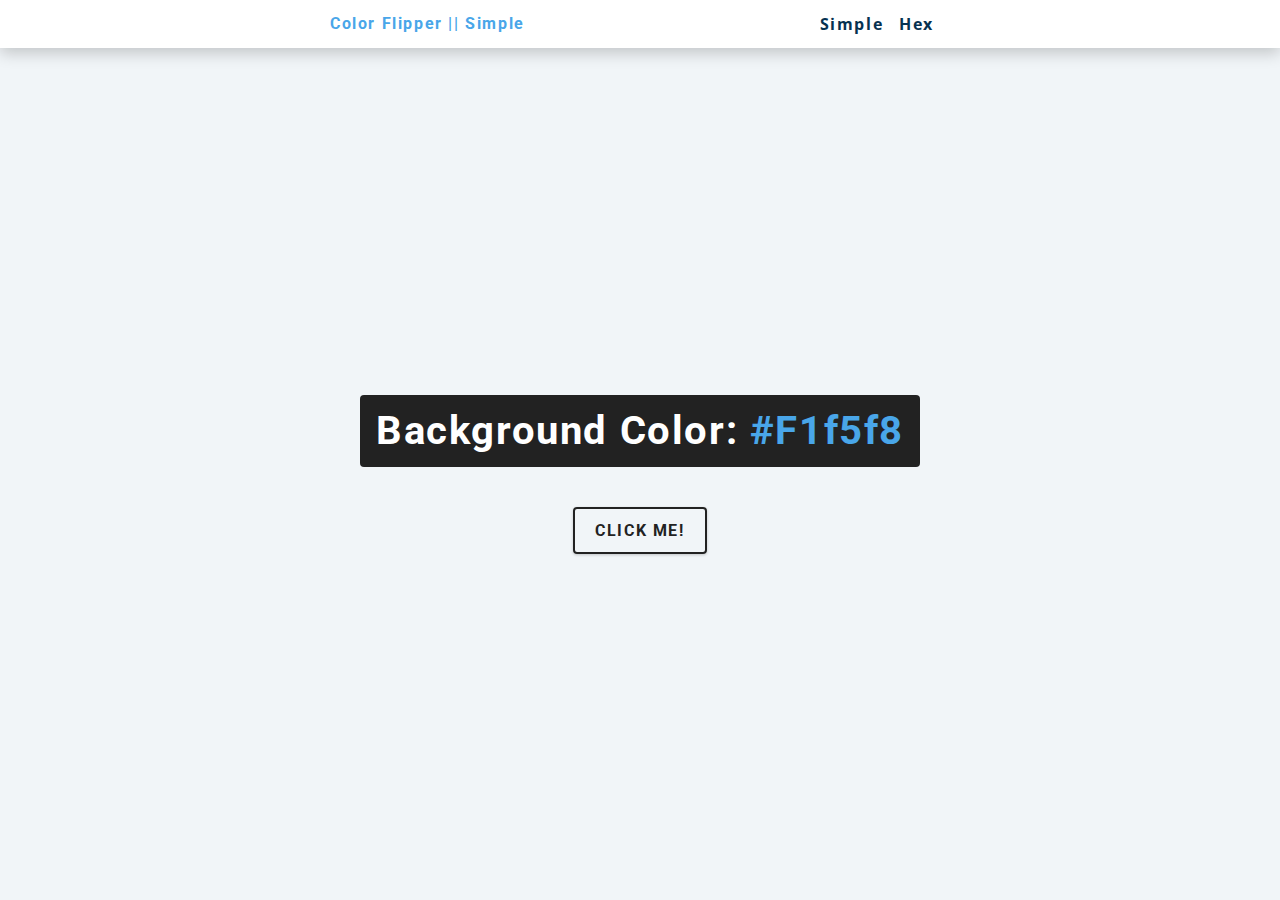
<file: 01-color-changer/index.html>
<!DOCTYPE html>
<html lang="en">
    <head>
        <meta charset="UTF-8" />
        <meta name="viewport" content="width=device-width,initial-scale=1.0"/>
        <title>Color Flipper</title>
        <!-- styles -->
        <link rel="stylesheet" href="styles.css" />

    </head>
    <body>
        <nav>
            <div class="nav-center">
                <h4>Color Flipper || Simple</h4>
                <ul class="nav-links">
                    <li>
                        <a href="index.html">simple</a>
                    </li>
                    <li>
                        <a href="hex.html">hex</a>
                    </li>
                </ul>
            </div>
        </nav>
        <main>
            <div class="container">
                <h2>Background Color: <span class="color">
                    #f1f5f8
                </span></h2>
                
                <button class="btn btn-hero" id="btn">Click Me!</button>
            </div>
        </main>
        <!--javascript-->
        <script src="app.js"></script>


    </body>



</html>
</file>
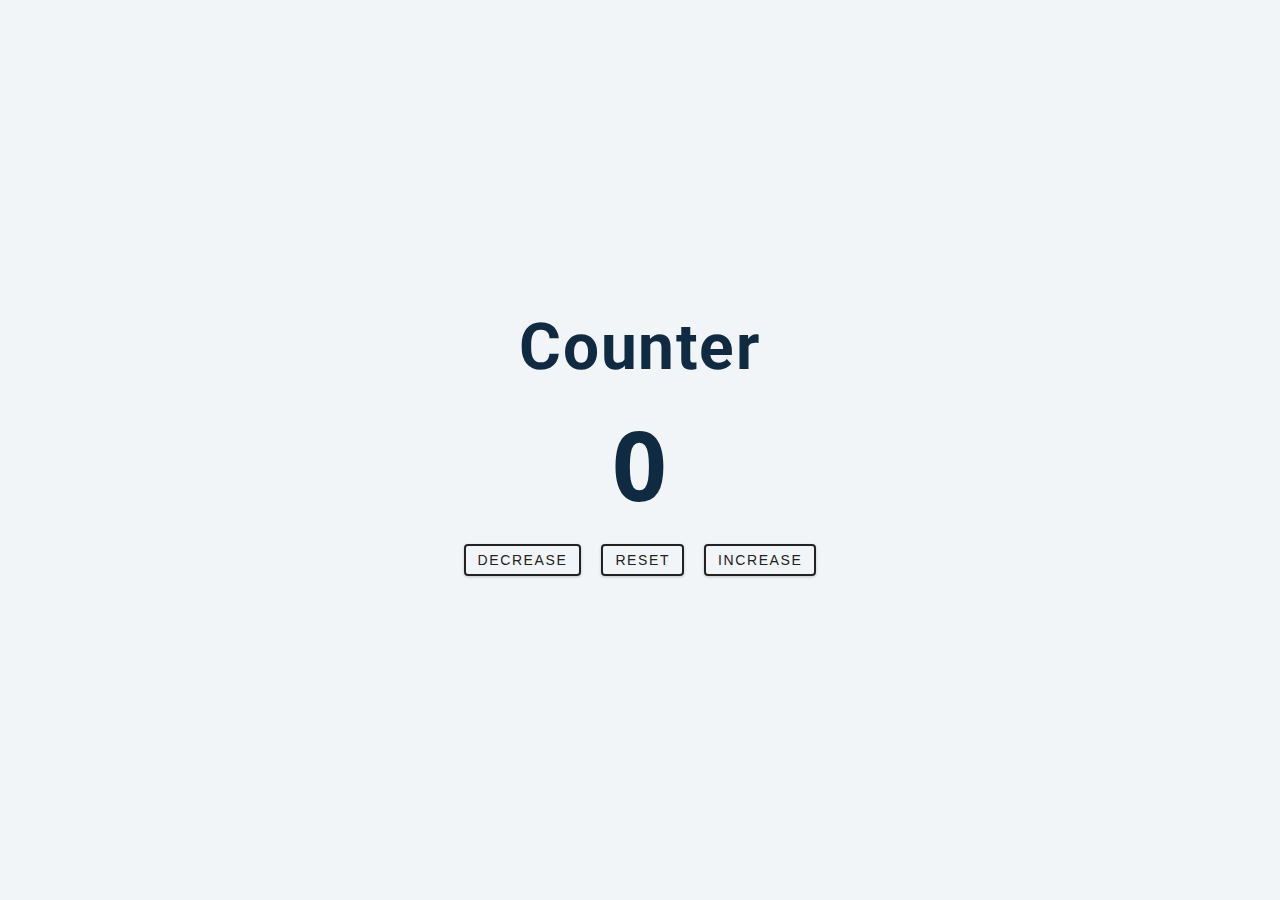
<file: 02-clicker counter/index.html>
<!DOCTYPE html>
<html lang="en">
  <head>
    <meta charset="UTF-8" />
    <meta name="viewport" content="width=device-width, initial-scale=1.0" />
    <title>Counter</title>

    <!-- styles -->
    <link rel="stylesheet" href="styles.css" />
  </head>
  <body>
  <main>
    <div class="container">
        <h1>
            Counter
        </h1>
        <span id="value">0</span>
        <div class="button-container">
            <button class="btn decrease">Decrease</button>
            <button class="btn reset">Reset</button>
            <button class="btn increase">Increase</button>
        </div>
    </div>
  </main>
    <!-- javascript -->
    <script src="app.js"></script>
  </body>
</html>
</file>
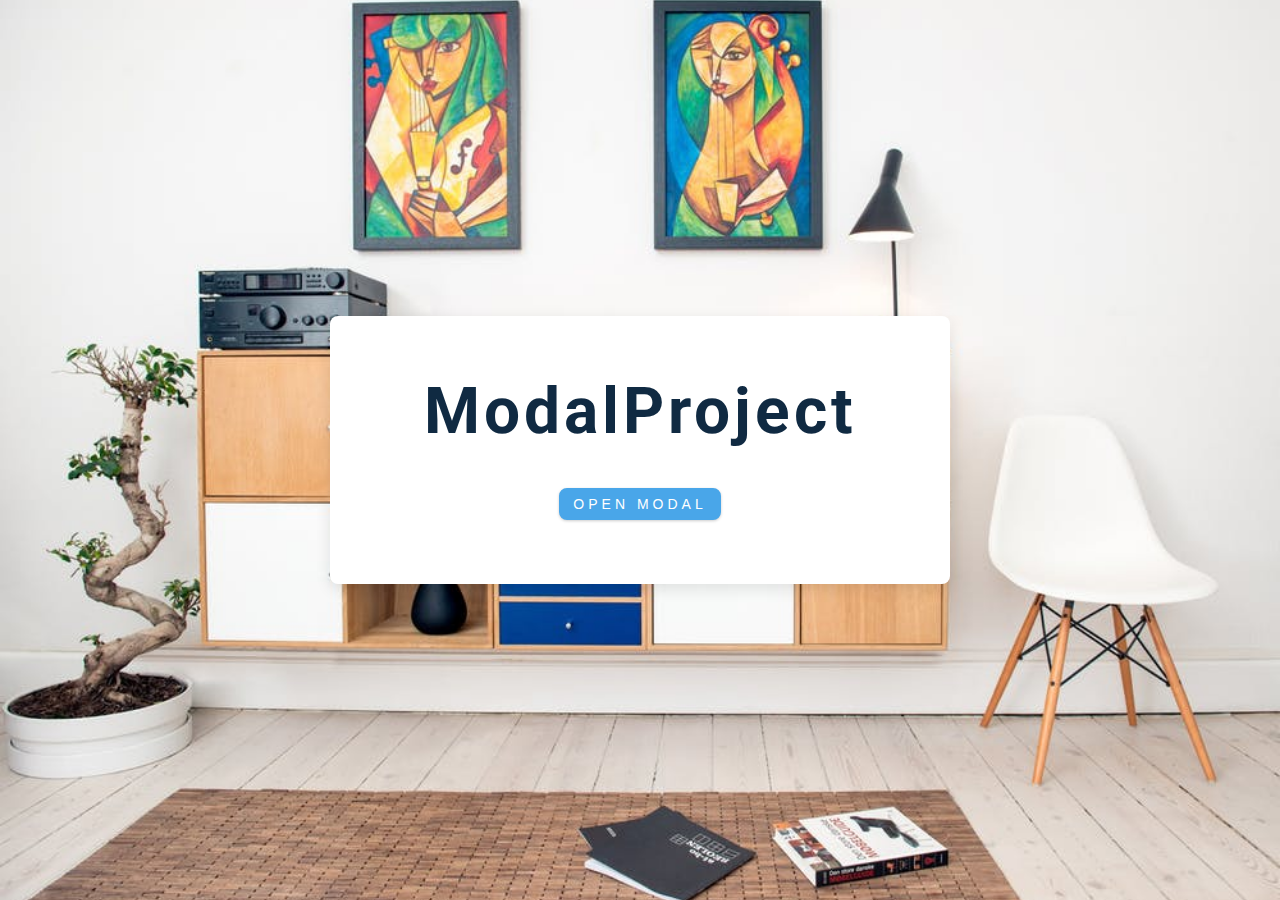
<file: 06-modal/index.html>
<!DOCTYPE html>
<html lang="en">
  <head>
    <meta charset="UTF-8" />
    <meta name="viewport" content="width=device-width, initial-scale=1.0" />
    <title>Modal</title>
    <!-- font-awesome -->
    <link
      rel="stylesheet"
      href="https://cdnjs.cloudflare.com/ajax/libs/font-awesome/5.14.0/css/all.min.css"
    />
    <!-- styles -->
    <link rel="stylesheet" href="styles.css" />
  </head>
  <body>
    <!-- hero -->
    <header class="hero">
        <div class="banner">
            <h1>ModalProject</h1>
            <button class="btn modal-btn">
                open modal
            </button>
        </div>
    </header>
    <!-- end of hero -->
    <!-- modal -->
    <div class="modal-overlay">
        <div class="modal-container">
            <h3>model content</h3>
            <button class="close-btn">
                <i class="fas fa-times"></i>
            </button>
        </div>
    </div>
    <!-- javascript -->
    <script src="app.js"></script>
  </body>
</html>
</file>
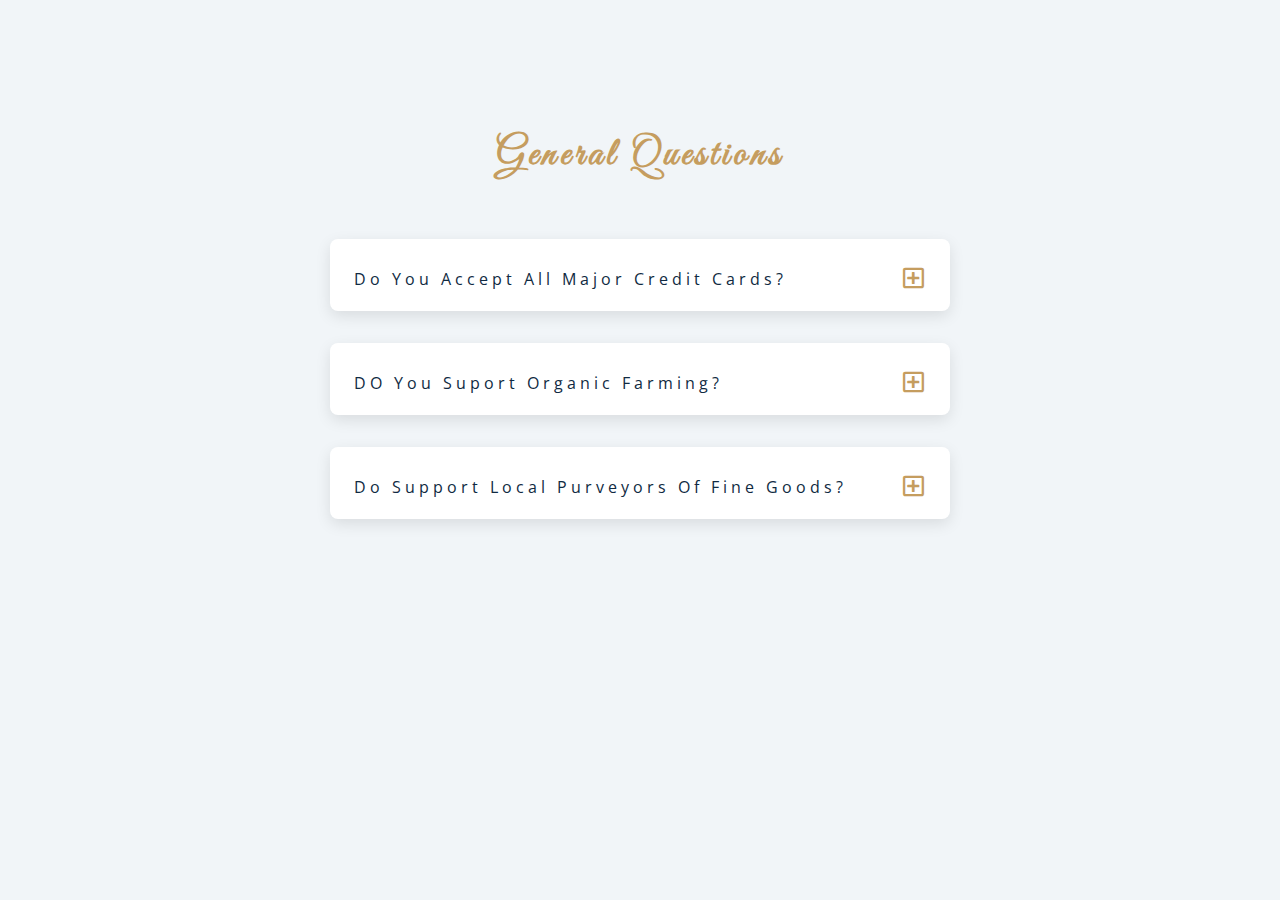
<file: 07-questions/index.html>
<!DOCTYPE html>
<html lang="en">
  <head>
    <meta charset="UTF-8" />
    <meta name="viewport" content="width=device-width, initial-scale=1.0" />
    <title>Q & A</title>
    <!-- font-awesome -->
    <link
      rel="stylesheet"
      href="https://cdnjs.cloudflare.com/ajax/libs/font-awesome/5.14.0/css/all.min.css"
    />
    <!-- extra fonts -->
    <link
      href="https://fonts.googleapis.com/css?family=Great+Vibes&display=swap"
      rel="stylesheet"
    />
    <!-- styles -->
    <link rel="stylesheet" href="styles.css" />
  </head>
  <body>
   <section class="class questions">

    <div class="title">
        <h2>General Questions</h2>
    </div>

    <div class="section-center">
        <!-- single question -->
        <article class="question">
            <div class="question-title">
            <p>Do you accept all major credit cards?</p>
        <button type="button" class="question-btn">
            <span class="plus-icon">
                <i class="far fa-plus-square"></i>
            </span>
            <span class="minus-icon">
                <i class="far fa-minus-square"></i>
            </span>
        </button>
    </div>
    <!-- question text -->
    <div class="question-text">
        <p>Pulvinar pellentesque habitant morbi tristique senectus et netus et. Adipiscing elit ut aliquam purus. Adipiscing bibendum est ultricies integer quis auctor elit sed. Orci porta non pulvinar neque laoreet suspendisse. Scelerisque mauris pellentesque pulvinar pellentesque habitant.</p>
    </div>
        </article>
        <article class="question">
            <div class="question-title">
            <p>DO you suport organic farming?</p>
        <button type="button" class="question-btn">
            <span class="plus-icon">
                <i class="far fa-plus-square"></i>
            </span>
            <span class="minus-icon">
                <i class="far fa-minus-square"></i>
            </span>
        </button>
    </div>
    <!-- question text -->
    <div class="question-text">
        <p>Lorem ipsum dolor sit amet, consectetur adipiscing elit, sed do eiusmod tempor incididunt ut labore et dolore magna aliqua. Adipiscing elit duis tristique sollicitudin nibh sit amet commodo nulla. Elit at imperdiet dui accumsan sit amet. Aenean euismod elementum nisi quis eleifend quam.</p>
    </div>
        </article>
        <article class="question">
            <div class="question-title">
            <p>Do support local purveyors of fine goods?</p>
        <button type="button" class="question-btn">
            <span class="plus-icon">
                <i class="far fa-plus-square"></i>
            </span>
            <span class="minus-icon">
                <i class="far fa-minus-square"></i>
            </span>
        </button>
    </div>
    <!-- question text -->
    <div class="question-text">
        <p>Elit at imperdiet dui accumsan sit amet. Aenean euismod elementum nisi quis eleifend quam. Lorem ipsum dolor sit amet, consectetur adipiscing elit, sed do eiusmod tempor incididunt ut labore et dolore magna aliqua. Adipiscing elit duis tristique sollicitudin nibh sit amet commodo nulla. </p>
    </div>
        </article>
         <!-- single question -->
          <!-- single question -->
    </div>
   </section>
    <!-- javascript -->
    <script src="app.js"></script>
  </body>
</html>
</file>
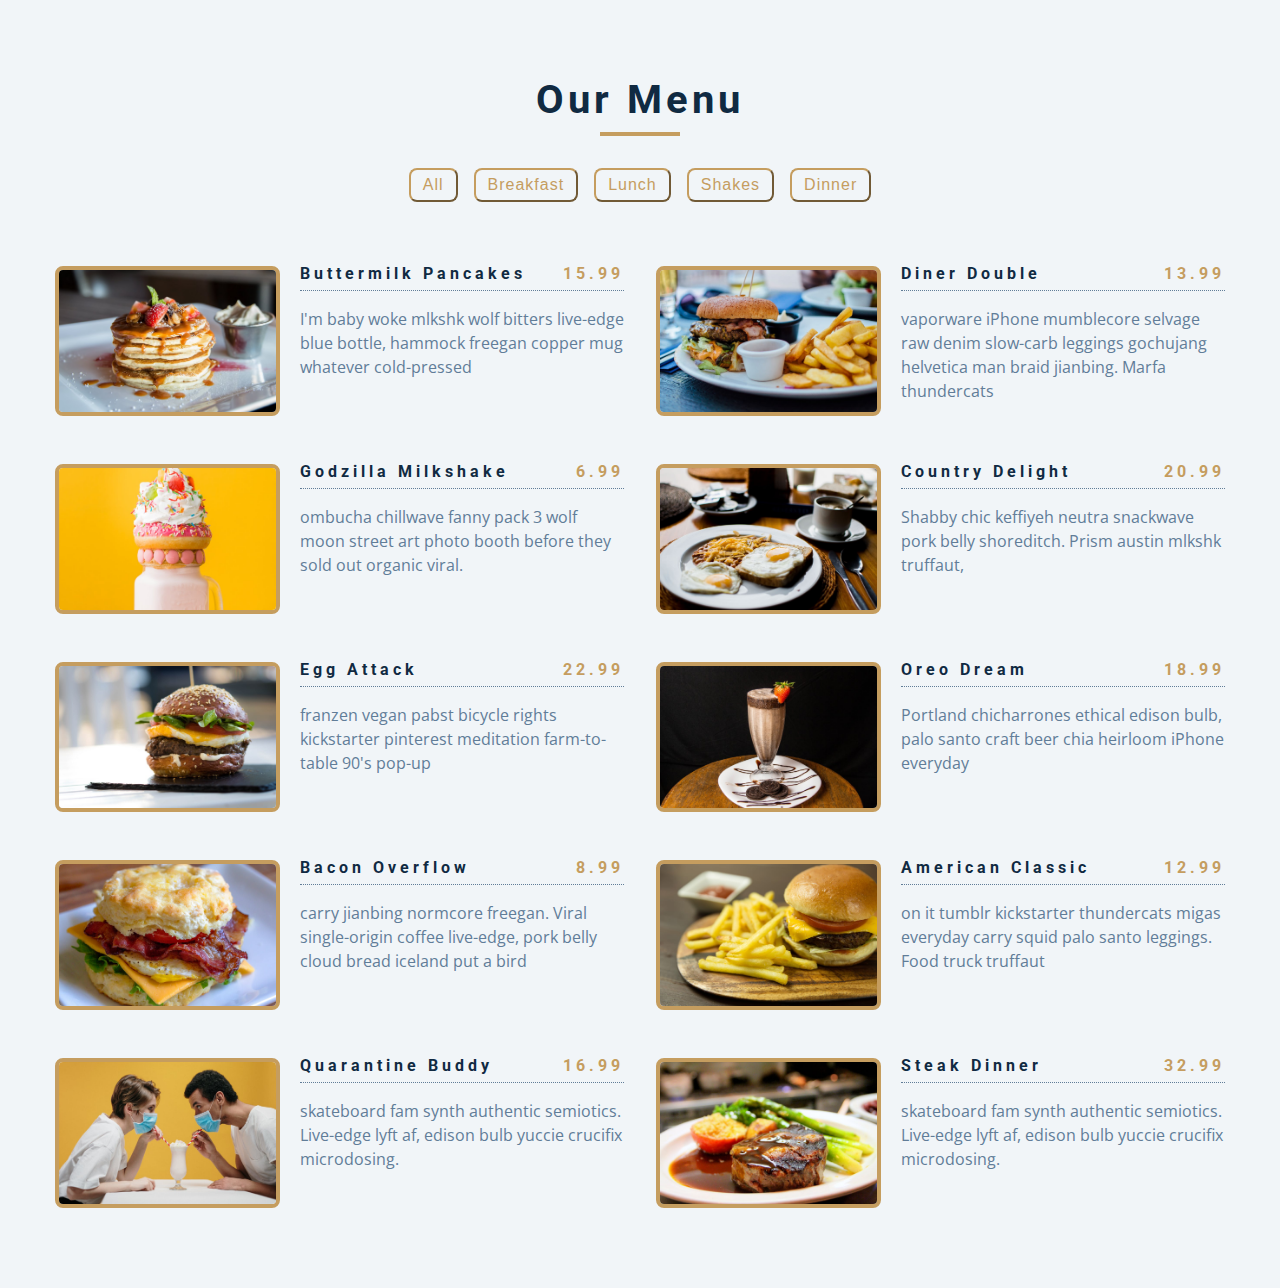
<file: 08-Menu/index.html>
<!DOCTYPE html>
<html lang="en">
  <head>
    <meta charset="UTF-8" />
    <meta name="viewport" content="width=device-width, initial-scale=1.0" />
    <title>Starter</title>
    <!-- font-awesome -->
    <link
      rel="stylesheet"
      href="https://cdnjs.cloudflare.com/ajax/libs/font-awesome/5.14.0/css/all.min.css"
    />
    <!-- styles -->
    <link rel="stylesheet" href="styles.css" />
  </head>
  <body>
  <section class="menu">
    <div class="title">
        <h2>our menu</h2>
        <div class="underline"></div>
    </div>
    <!-- filter button -->
    <div class="btn-container">
        <!-- <button class="filter-btn" type="button" data-id="all"> All </button>
        <button class="filter-btn" type="button" data-id="breakfast"> Breakfast </button>
        <button class="filter-btn" type="button"data-id="lunch"> Lunch </button>
        <button class="filter-btn" type="button" data-id="shakes"> Shakes </button> -->
    </div>
    <!-- menu items -->
    <div class="section-center">
 
    </div>
  </section>
    <!-- javascript -->
    <script src="app.js"></script>
  </body>
</html>
</file>
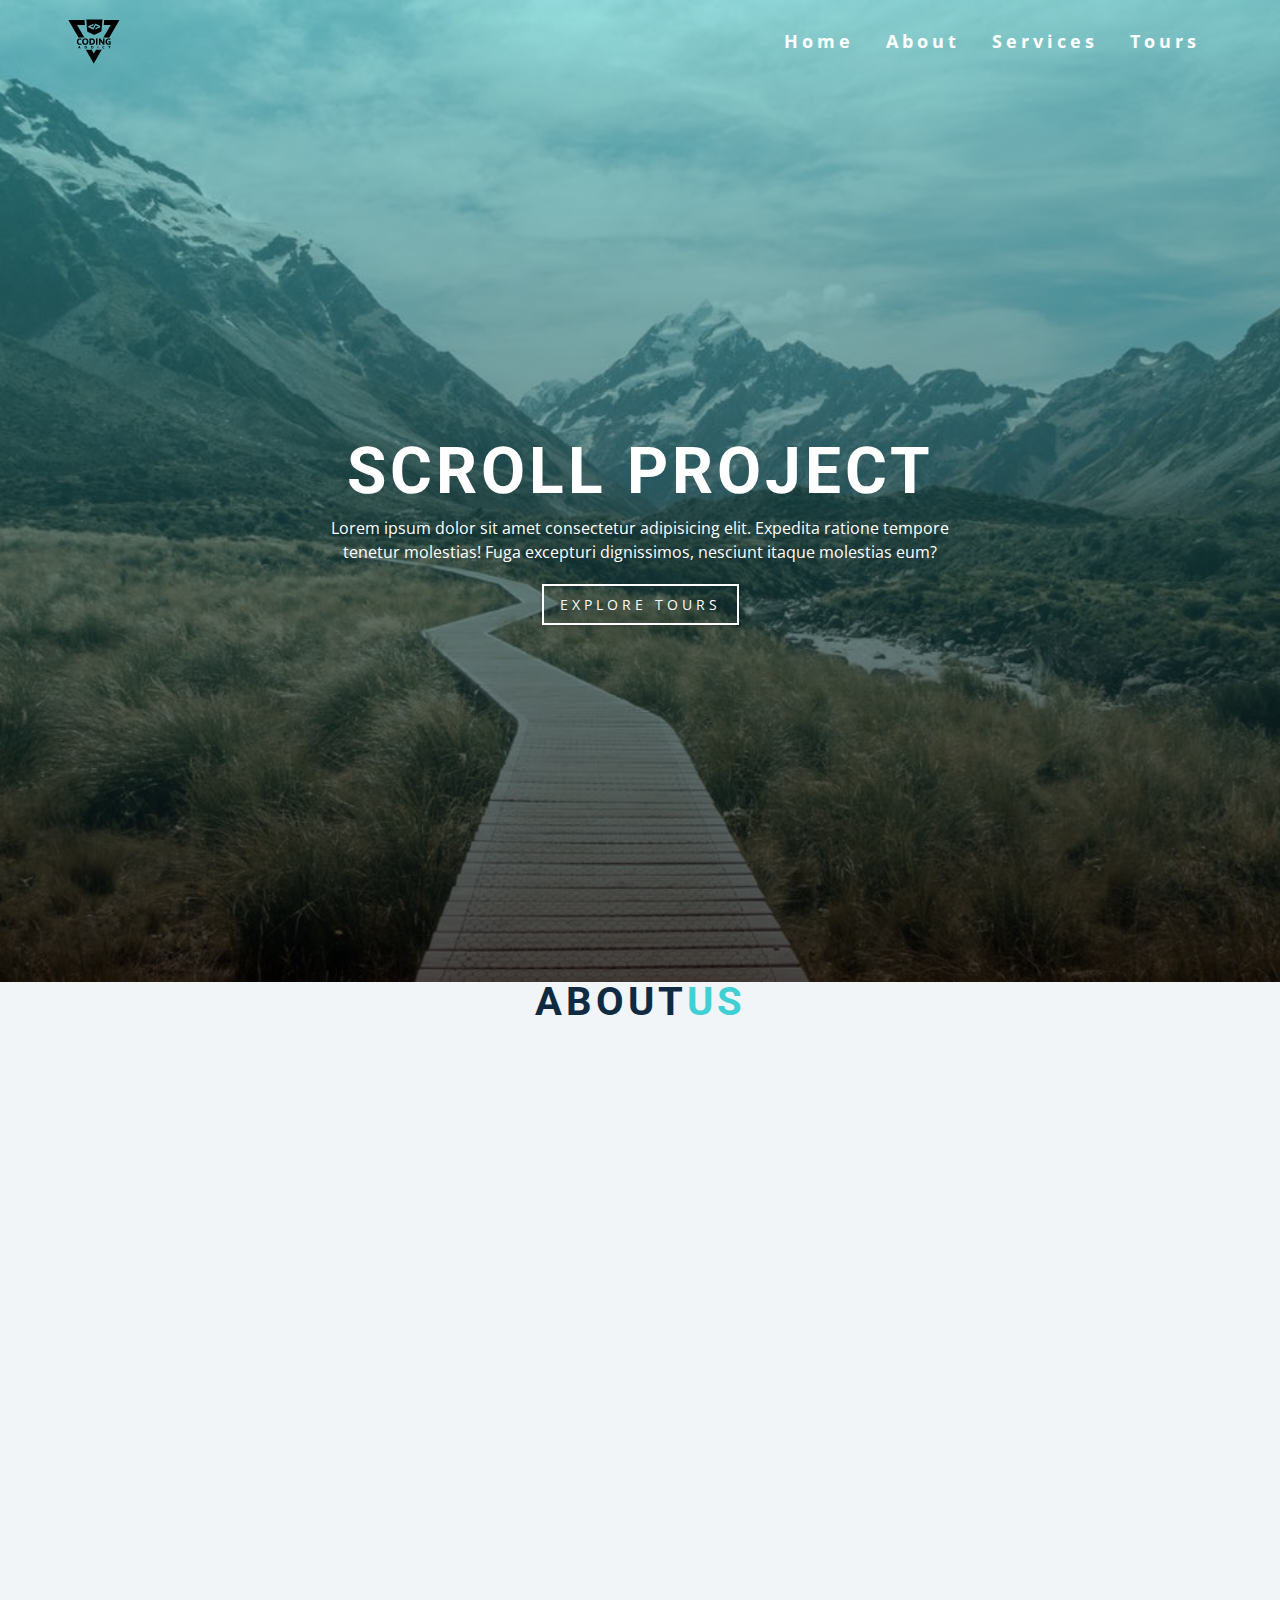
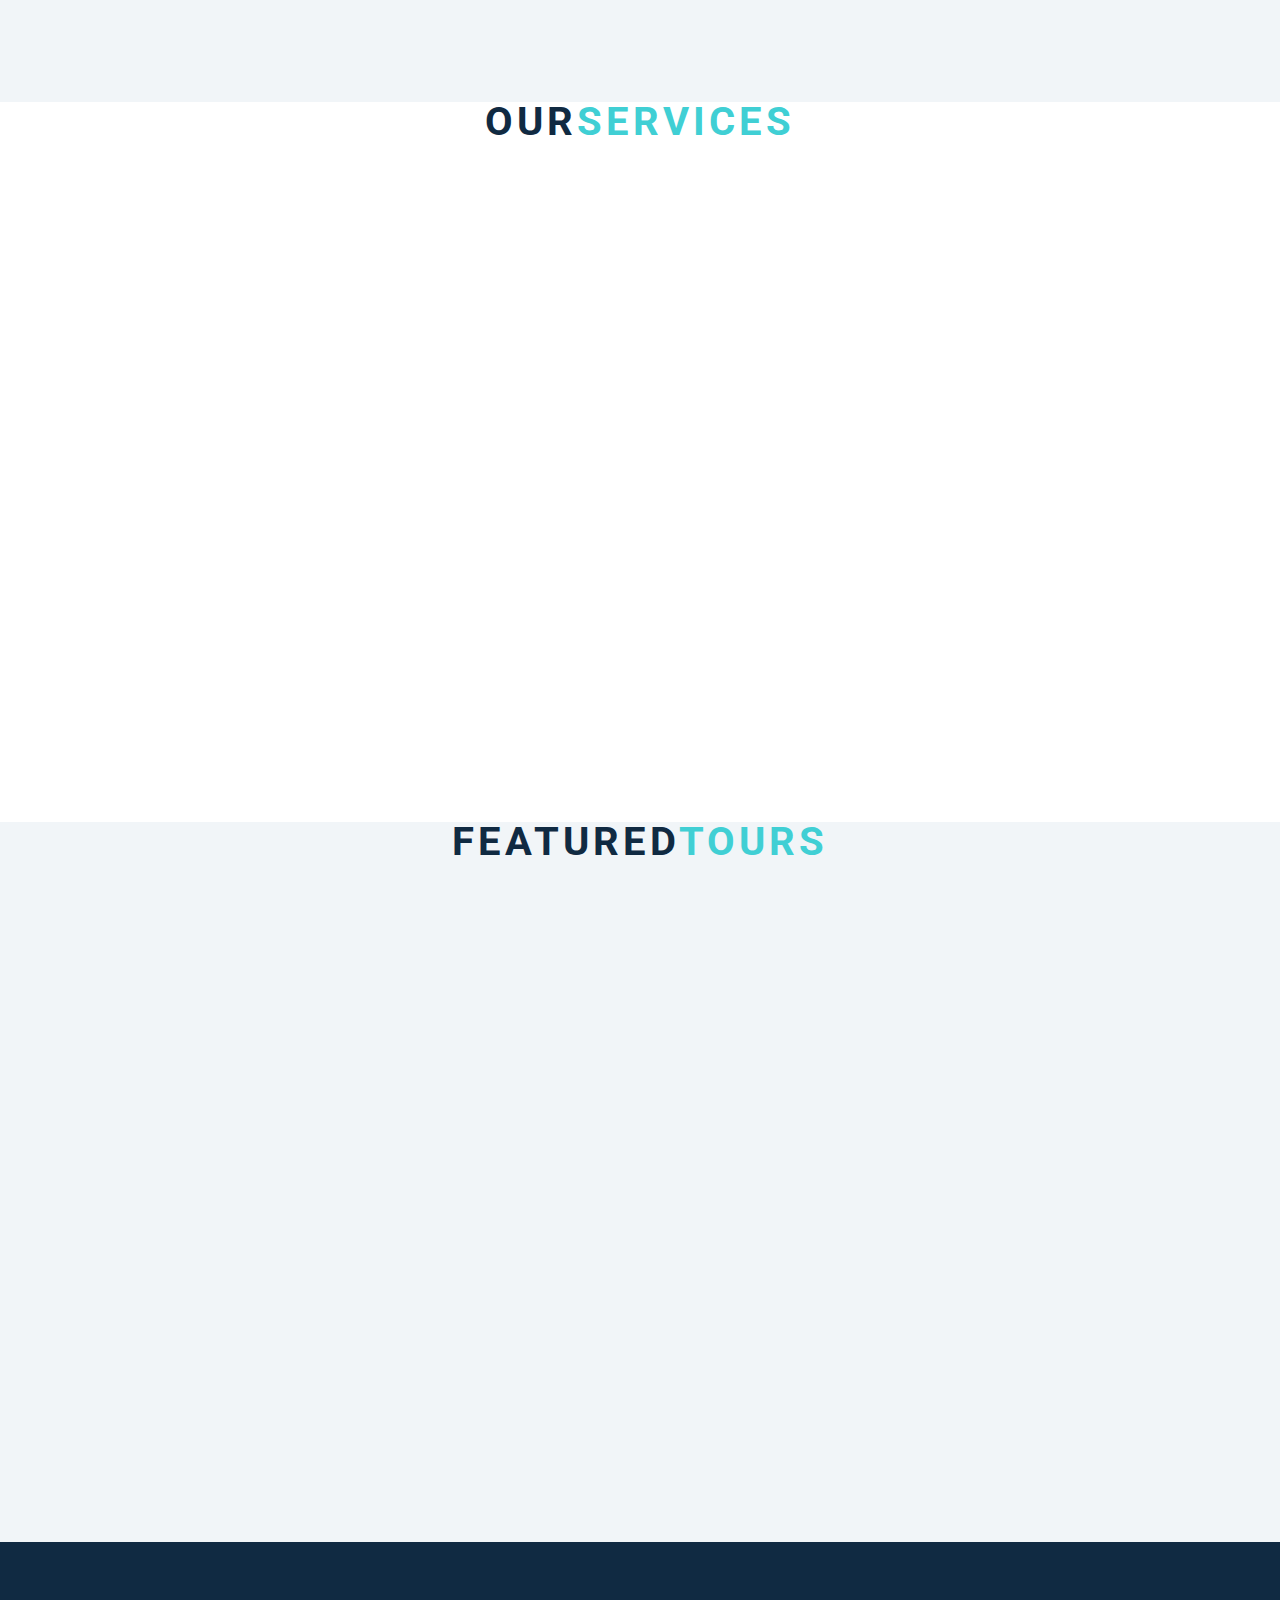
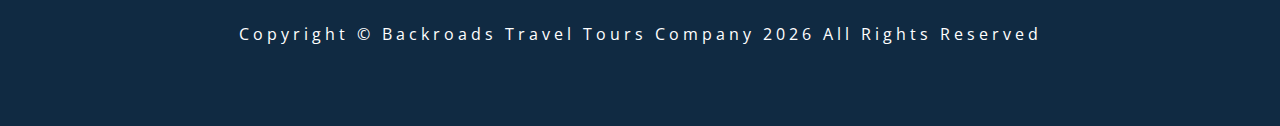
<file: 10-scroll/index.html>
<!DOCTYPE html>
<html lang="en">
  <head>
    <meta charset="UTF-8" />
    <meta name="viewport" content="width=device-width, initial-scale=1.0" />
    <title>Scroll</title>
    <!-- font-awesome -->
    <link
      rel="stylesheet"
      href="https://cdnjs.cloudflare.com/ajax/libs/font-awesome/5.14.0/css/all.min.css"
    />
    <!-- styles -->
    <link rel="stylesheet" href="styles.css" />
  </head>
  <body>
    <!-- header -->
    <header id="home">
    <nav id="nav">
        <div class="nav-center">
            <div class="nav-header">
                <img src="./logo (2).svg" alt="logo" class="logo">
                <button class="nav-toggle">
                    <i class="fas fa-bars">

                    </i>
                </button>
            </div>
            <!-- links -->
            <div class="links-container">
               <ul class="links">
    <li>
      <a href="#home" class="scroll-link">home</a>
    </li>
    <li>
      <a href="#about" class="scroll-link">about</a>
    </li>
    <li>
      <a href="#services" class="scroll-link">services</a>
    </li>
    <li>
      <a href="#tours" class="scroll-link">tours</a>
    </li>
  </ul>

            </div>
        </div>
    </nav>
    <div class="banner">
        <div class="container">
            <h1>Scroll Project</h1>
            <p>
                Lorem ipsum dolor sit amet consectetur adipisicing elit. Expedita ratione tempore tenetur molestias! Fuga excepturi dignissimos, nesciunt itaque molestias eum?
            </p>
            <a href="#tours" class="scroll-link btn btn-white">explore tours</a>
        </div>

    </div>
    </header>
    <section id="about" class="section">
        <div class="title">
        <h2>about<span>us</span></h2>
        </div>
    </section>
    <section id="services" class="section">
        <div class="title">
        <h2>our<span>services</span></h2>
        </div>
    </section>
    <section id="tours" class="section">
        <div class="title">
        <h2>featured<span>tours</span></h2>
        </div>

    </section>
    <!-- footer -->
    <footer class="section">
        <p>
            copyright &copy backroads travel tours company 
            <span id="date">

            </span>
            all rights reserved
        </p>
    </footer>
    <!-- back to top -->
    <a class="scroll-link top-link" href="#home">
        <i class="fas fa-arrow-up"></i>
      </a>
    <!-- javascript -->
    <script src="app.js"></script>
  </body>
</html>
</file>
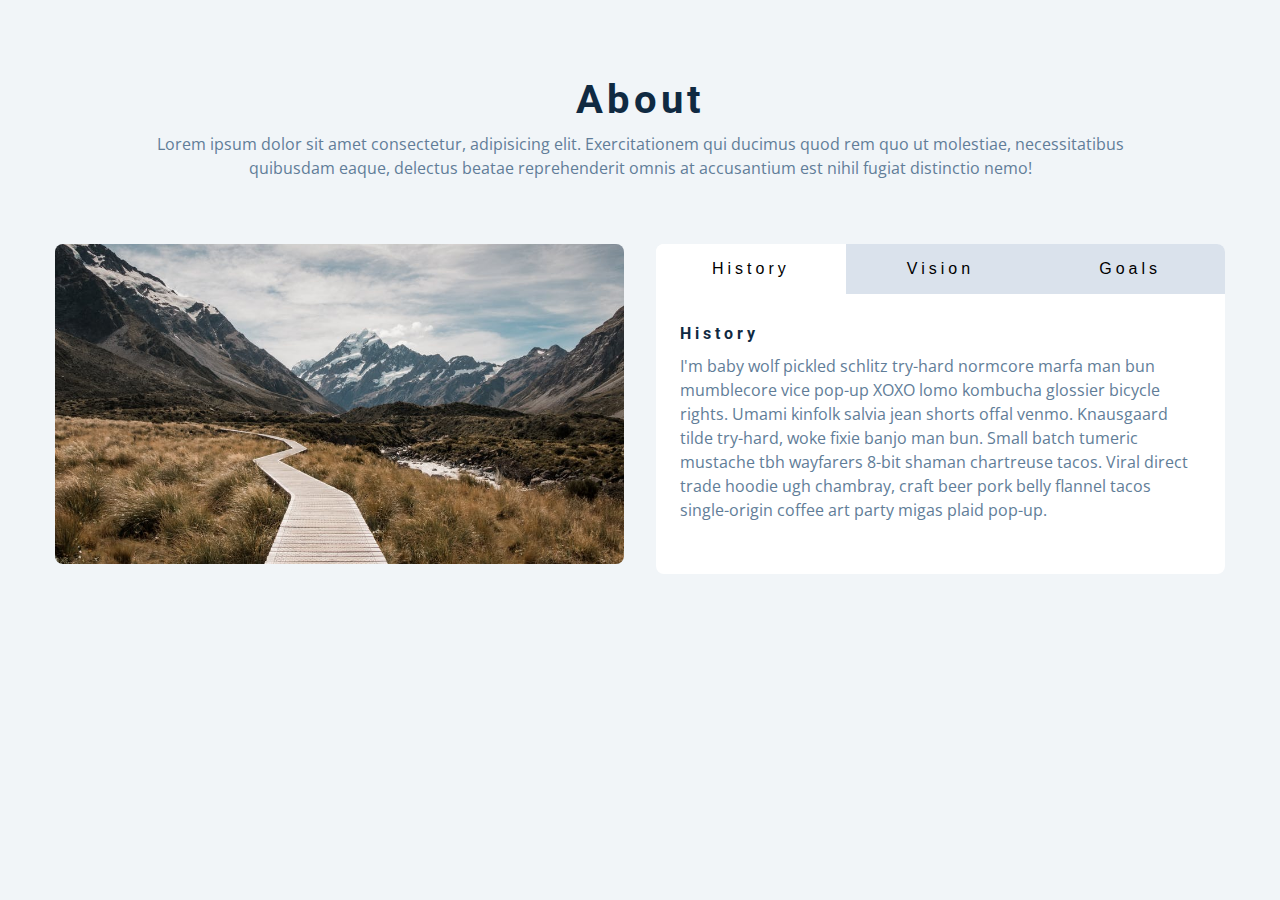
<file: 11-Tabs/index.html>
<!DOCTYPE html>
<html lang="en">
  <head>
    <meta charset="UTF-8" />
    <meta name="viewport" content="width=device-width, initial-scale=1.0" />
    <title>Tabs</title>

    <!-- styles -->
    <link rel="stylesheet" href="styles.css" />
  </head>
  <body>
    <section class="section">
      <div class="title">
        <h2>about</h2>
        <p>
          Lorem ipsum dolor sit amet consectetur, adipisicing elit. Exercitationem qui ducimus quod rem quo ut molestiae, necessitatibus quibusdam eaque, delectus beatae reprehenderit omnis at accusantium est nihil fugiat distinctio nemo!
        </p>

      </div>
      <div class="about-center section-center">
        <article class="about-img">
          <img src="./hero-bcg (1).jpeg" alt="about picture">
        </article>
        <article class="about">
          <!-- button container -->
          <div class="btn-container">
            <button class="tab-btn active" data-id="history">History</button>
            <button class="tab-btn" data-id="vision">Vision</button>
            <button class="tab-btn" data-id="goals">goals</button>
          </div>
          <article class="about-content">
            <!-- single item -->
           <div class="content active" id="history">
           <h4>History</h4>
           <p>
             I'm baby wolf pickled schlitz try-hard normcore marfa man bun mumblecore vice
             pop-up XOXO lomo kombucha glossier bicycle rights. Umami kinfolk salvia jean
             shorts offal venmo. Knausgaard tilde try-hard, woke fixie banjo man bun. Small
             batch tumeric mustache tbh wayfarers 8-bit shaman chartreuse tacos. Viral
             direct trade hoodie ugh chambray, craft beer pork belly flannel tacos
             single-origin coffee art party migas plaid pop-up.
           </p>
           </div>
           <!-- end of single item -->
            <!-- single item -->
           <div class="content" id="vision">
             <h4>Vision</h4>
             <p>
               Man bun PBR&B keytar copper mug prism, hell of helvetica. Synth crucifix offal
               deep v hella biodiesel. Church-key listicle polaroid put a bird on it
               chillwave palo santo enamel pin, tattooed meggings franzen la croix cray.
               Retro yr aesthetic four loko tbh helvetica air plant, neutra palo santo tofu
               mumblecore. Hoodie bushwick pour-over jean shorts chartreuse shabby chic. Roof
               party hammock master cleanse pop-up truffaut, bicycle rights skateboard
               affogato readymade sustainable deep v live-edge schlitz narwhal.
             </p>
             <ul>
               <li>list item</li>
               <li>list item</li>
               <li>list item</li>
             </ul>
             </div>
           <!-- end of single item -->
             <!-- single item -->
           <div class="content" id="goals">
             <h4>Goals</h4>
             <p>
               Chambray authentic truffaut, kickstarter brunch taxidermy vape heirloom four
               dollar toast raclette shoreditch church-key. Poutine etsy tote bag, cred
               fingerstache leggings cornhole everyday carry blog gastropub. Brunch biodiesel
               sartorial mlkshk swag, mixtape hashtag marfa readymade direct trade man braid
               cold-pressed roof party. Small batch adaptogen coloring book heirloom.
               Letterpress food truck hammock literally hell of wolf beard adaptogen everyday
               carry. Dreamcatcher pitchfork yuccie, banh mi salvia venmo photo booth quinoa
               chicharrones.
             </p>
             </div>
           <!-- end of single item -->
                     </article>
 </article>
        
      </div>
    </section>
  
    <!-- javascript -->
    <script src="app.js"></script>
  </body>
</html>
</file>
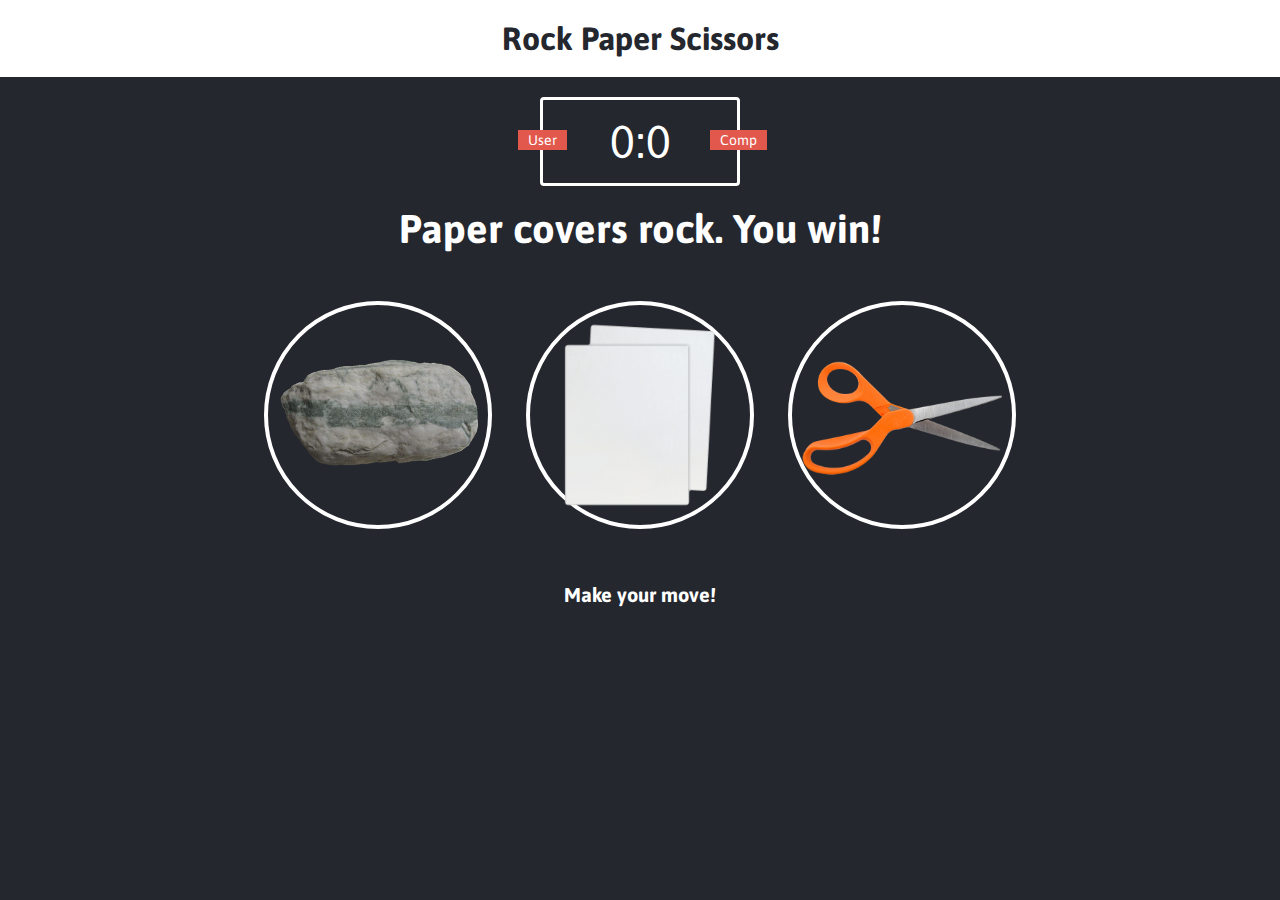
<file: 13-Rock-Paper-Sciccors/index.html>
<!DOCTYPE html>
<html>
    <head>
    <meta charset="utf-8">
    <title>Rock Paper Scissors Game</title>
    <link rel="stylesheet" href="styles.css">
    </head>
    <body>
        <header>
            <h1>Rock Paper Scissors</h1>
        </header>
        <div class="scoreboard">
            <div id="user-label" class="badge">User</div>
            <div id="computer-label" class="badge">Comp</div>
            <span id="user-score">0</span>:<span id="computer-score">0</span>
        </div>
        <div class="result">
            <p>Paper covers rock. You win!</p>
        </div>
        <div class="choices">
            <div id="r" class="choice">
                <img src="images/rock.PNG" alt="rock">
            </div>
            <div id="p" class="choice">
                <img src="images/Paper.PNG" alt="paper">
            </div>
            <div id="s" class="choice">
                <img src="images/Scissors.PNG" alt="scissors">
            </div>
            
        </div>
        <p id="action-message">Make your move!</p>
        <script src="app.js" charset="utf-8"></script>
   
    </body>

</html>
</file>
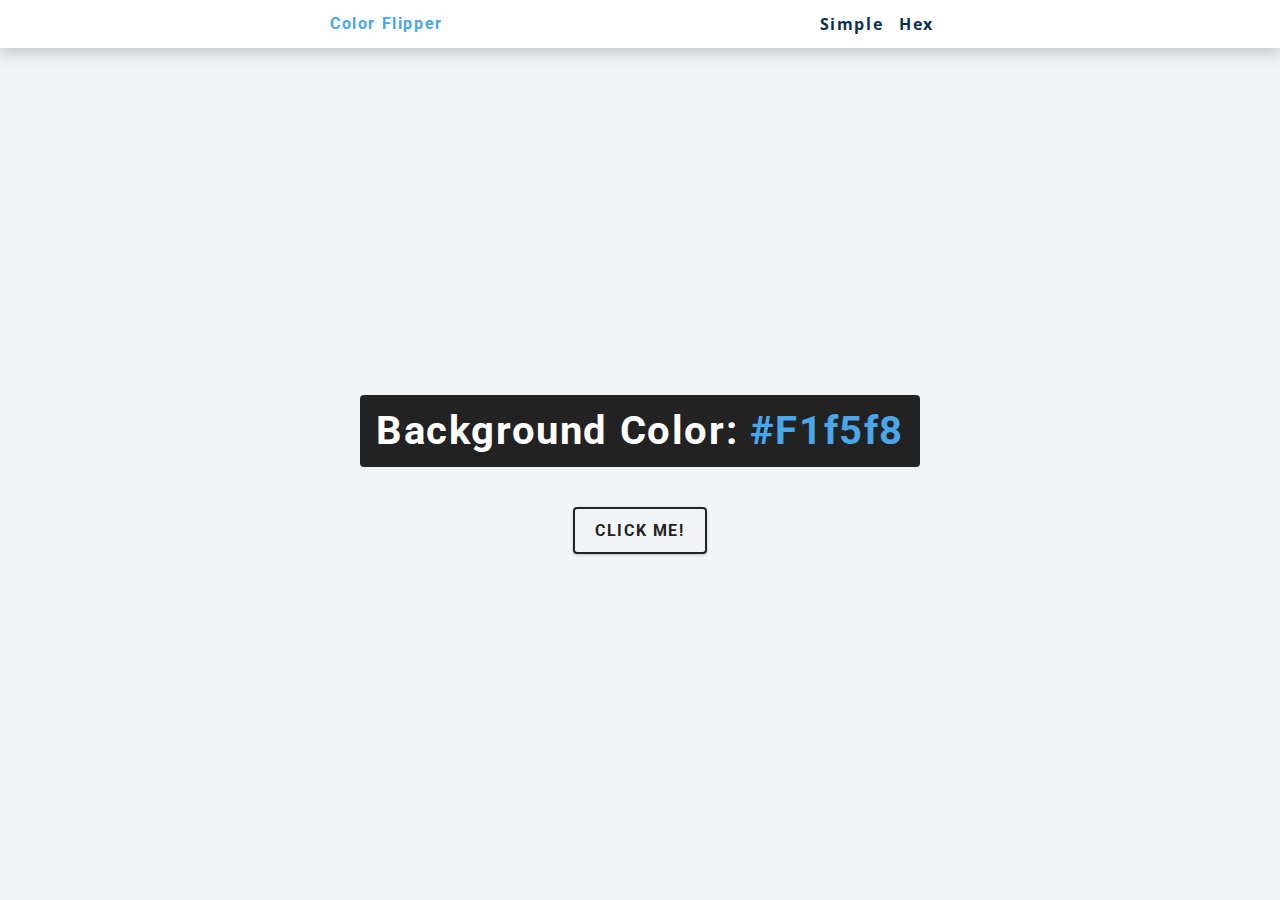
<file: color-changer/index.html>
<!DOCTYPE html>
<html lang="en">
    <head>
        <meta charset="UTF-8" />
        <meta name="viewport" content="width=device-width,initial-scale=1.0"/>
        <title>Color Flipper</title>
        <!-- styles -->
        <link rel="stylesheet" href="styles.css" />

    </head>
    <body>
        <nav>
            <div class="nav-center">
                <h4>Color Flipper</h4>
                <ul class="nav-links">
                    <li>
                        <a href="index.html">simple</a>
                    </li>
                    <li>
                        <a href="hex.html">hex</a>
                    </li>
                </ul>
            </div>
        </nav>
        <main>
            <div class="container">
                <h2>Background Color: <span class="color">
                    #f1f5f8
                </span></h2>
                
                <button class="btn btn-hero" id="btn">Click Me!</button>
            </div>
        </main>
        <!--javascript-->
        <script src="app.js"></script>


    </body>



</html>
</file>
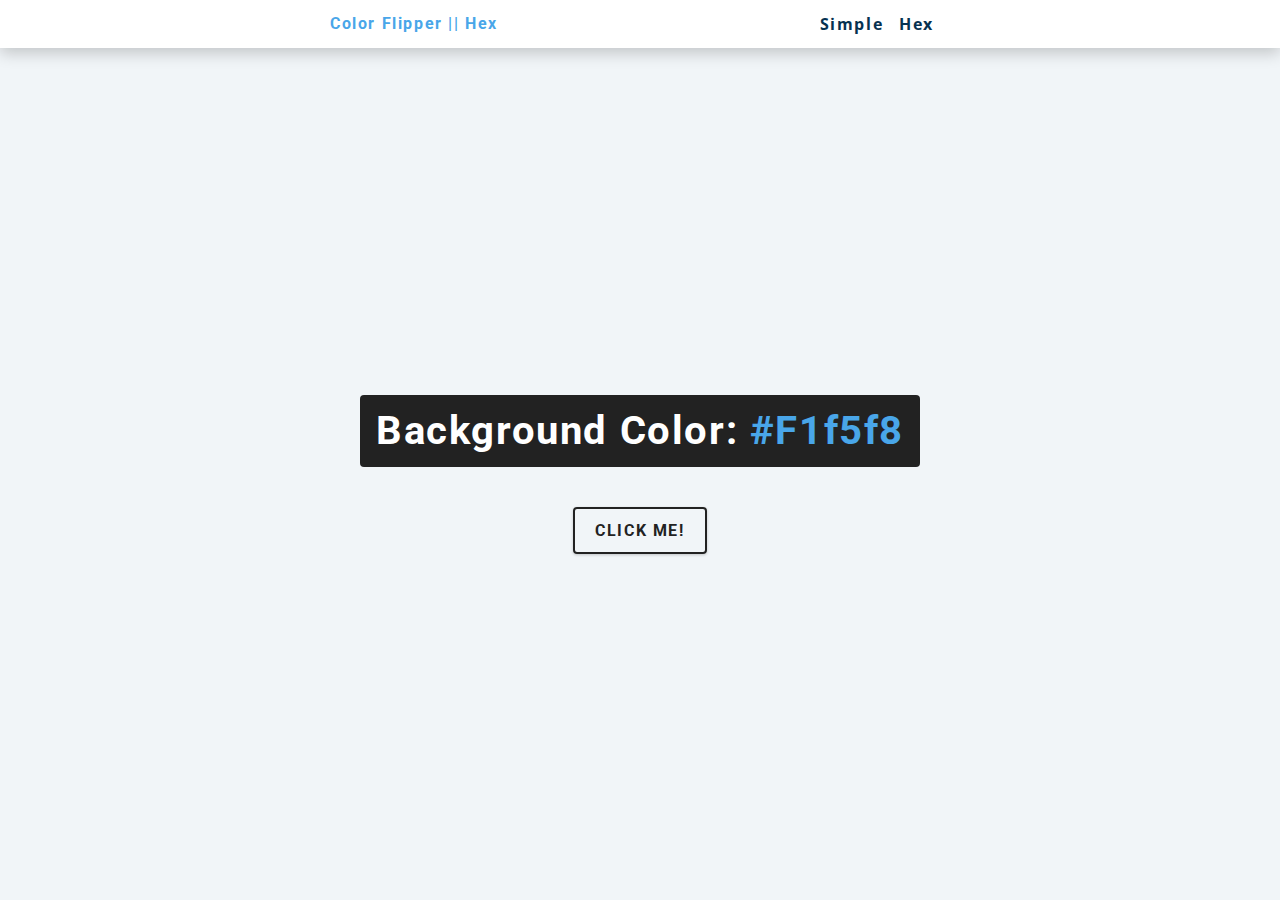
<file: 01-color-changer/hex.html>
<!DOCTYPE html>
<html lang="en">
    <head>
        <meta charset="UTF-8" />
        <meta name="viewport" content="width=device-width,initial-scale=1.0"/>
        <title>Color Flipper</title>
        <!-- styles -->
        <link rel="stylesheet" href="styles.css" />

    </head>
    <body>
        <nav>
            <div class="nav-center">
                <h4>Color Flipper || Hex</h4>
                <ul class="nav-links">
                    <li>
                        <a href="index.html">simple</a>
                    </li>
                    <li>
                        <a href="hex.html">hex</a>
                    </li>
                </ul>
            </div>
        </nav>
        <main>
            <div class="container">
                <h2>Background Color: <span class="color">
                    #f1f5f8
                </span></h2>
                
                <button class="btn btn-hero" id="btn">Click Me!</button>
            </div>
        </main>
        <!--javascript-->
        <script src="hex.js"></script>


    </body>



</html>
</file>
<file: 01-color-changer/styles.css>
/*
=============== 
Fonts
===============
*/
@import url("https://fonts.googleapis.com/css?family=Open+Sans|Roboto:400,700&display=swap");

/*
=============== 
Variables
===============
*/

:root {
  /* dark shades of primary color*/
  --clr-primary-1: hsl(205, 86%, 17%);
  --clr-primary-2: hsl(205, 77%, 27%);
  --clr-primary-3: hsl(205, 72%, 37%);
  --clr-primary-4: hsl(205, 63%, 48%);
  /* primary/main color */
  --clr-primary-5: hsl(205, 78%, 60%);
  /* lighter shades of primary color */
  --clr-primary-6: hsl(205, 89%, 70%);
  --clr-primary-7: hsl(205, 90%, 76%);
  --clr-primary-8: hsl(205, 86%, 81%);
  --clr-primary-9: hsl(205, 90%, 88%);
  --clr-primary-10: hsl(205, 100%, 96%);
  /* darkest grey - used for headings */
  --clr-grey-1: hsl(209, 61%, 16%);
  --clr-grey-2: hsl(211, 39%, 23%);
  --clr-grey-3: hsl(209, 34%, 30%);
  --clr-grey-4: hsl(209, 28%, 39%);
  /* grey used for paragraphs */
  --clr-grey-5: hsl(210, 22%, 49%);
  --clr-grey-6: hsl(209, 23%, 60%);
  --clr-grey-7: hsl(211, 27%, 70%);
  --clr-grey-8: hsl(210, 31%, 80%);
  --clr-grey-9: hsl(212, 33%, 89%);
  --clr-grey-10: hsl(210, 36%, 96%);
  --clr-white: #fff;
  --clr-red-dark: hsl(360, 67%, 44%);
  --clr-red-light: hsl(360, 71%, 66%);
  --clr-green-dark: hsl(125, 67%, 44%);
  --clr-green-light: hsl(125, 71%, 66%);
  --clr-black: #222;
  --ff-primary: "Roboto", sans-serif;
  --ff-secondary: "Open Sans", sans-serif;
  --transition: all 0.3s linear;
  --spacing: 0.1rem;
  --radius: 0.25rem;
  --light-shadow: 0 5px 15px rgba(0, 0, 0, 0.1);
  --dark-shadow: 0 5px 15px rgba(0, 0, 0, 0.2);
  --max-width: 1170px;
  --fixed-width: 620px;
}
/*
=============== 
Global Styles
===============
*/

*,
::after,
::before {
  margin: 0;
  padding: 0;
  box-sizing: border-box;
}
body {
  font-family: var(--ff-secondary);
  background: var(--clr-grey-10);
  color: var(--clr-grey-1);
  line-height: 1.5;
  font-size: 0.875rem;
}
ul {
  list-style-type: none;
}
a {
  text-decoration: none;
}
h1,
h2,
h3,
h4 {
  letter-spacing: var(--spacing);
  text-transform: capitalize;
  line-height: 1.25;
  margin-bottom: 0.75rem;
  font-family: var(--ff-primary);
}
h1 {
  font-size: 3rem;
}
h2 {
  font-size: 2rem;
}
h3 {
  font-size: 1.25rem;
}
h4 {
  font-size: 0.875rem;
}
p {
  margin-bottom: 1.25rem;
  color: var(--clr-grey-5);
}
@media screen and (min-width: 800px) {
  h1 {
    font-size: 4rem;
  }
  h2 {
    font-size: 2.5rem;
  }
  h3 {
    font-size: 1.75rem;
  }
  h4 {
    font-size: 1rem;
  }
  body {
    font-size: 1rem;
  }
  h1,
  h2,
  h3,
  h4 {
    line-height: 1;
  }
}
/*  global classes */

/* section */
.section {
  padding: 5rem 0;
}

.section-center {
  width: 90vw;
  margin: 0 auto;
  max-width: 1170px;
}
@media screen and (min-width: 992px) {
  .section-center {
    width: 95vw;
  }
}
main {
  min-height: 100vh;
  display: grid;
  place-items: center;
}

/*
=============== 
Nav
===============
*/
nav {
  background: var(--clr-white);
  height: 3rem;
  display: grid;
  align-items: center;
  box-shadow: var(--dark-shadow);
}
.nav-center {
  width: 90vw;
  max-width: var(--fixed-width);
  margin: 0 auto;
  display: flex;
  align-items: center;
  justify-content: space-between;
}
.nav-center h4 {
  margin-bottom: 0;
  color: var(--clr-primary-5);
}
.nav-links {
  display: flex;
}
nav a {
  text-transform: capitalize;
  font-weight: 700;
  font-size: 1rem;
  color: var(--clr-primary-1);
  letter-spacing: var(--spacing);
  margin-right: 1rem;
}
nav a:hover {
  color: var(--clr-primary-5);
}
/*
=============== 
Container
===============
*/
main {
  min-height: calc(100vh - 3rem);
  display: grid;
  place-items: center;
}
.container {
  text-align: center;
}
.container h2 {
  background: var(--clr-black);
  color: var(--clr-white);
  padding: 1rem;
  border-radius: var(--radius);
  margin-bottom: 2.5rem;
}
.color {
  color: var(--clr-primary-5);
}
.btn-hero {
  font-family: var(--ff-primary);
  text-transform: uppercase;
  background: transparent;
  color: var(--clr-black);
  letter-spacing: var(--spacing);
  display: inline-block;
  font-weight: 700;
  transition: var(--transition);
  border: 2px solid var(--clr-black);
  cursor: pointer;
  box-shadow: 0 1px 3px rgba(0, 0, 0, 0.2);
  border-radius: var(--radius);
  font-size: 1rem;
  padding: 0.75rem 1.25rem;
}
.btn-hero:hover {
  color: var(--clr-white);
  background: var(--clr-black);
}
</file>
<file: 02-clicker counter/styles.css>
/*
=============== 
Fonts
===============
*/
@import url("https://fonts.googleapis.com/css?family=Open+Sans|Roboto:400,700&display=swap");

/*
=============== 
Variables
===============
*/

:root {
  /* dark shades of primary color*/
  --clr-primary-1: hsl(205, 86%, 17%);
  --clr-primary-2: hsl(205, 77%, 27%);
  --clr-primary-3: hsl(205, 72%, 37%);
  --clr-primary-4: hsl(205, 63%, 48%);
  /* primary/main color */
  --clr-primary-5: hsl(205, 78%, 60%);
  /* lighter shades of primary color */
  --clr-primary-6: hsl(205, 89%, 70%);
  --clr-primary-7: hsl(205, 90%, 76%);
  --clr-primary-8: hsl(205, 86%, 81%);
  --clr-primary-9: hsl(205, 90%, 88%);
  --clr-primary-10: hsl(205, 100%, 96%);
  /* darkest grey - used for headings */
  --clr-grey-1: hsl(209, 61%, 16%);
  --clr-grey-2: hsl(211, 39%, 23%);
  --clr-grey-3: hsl(209, 34%, 30%);
  --clr-grey-4: hsl(209, 28%, 39%);
  /* grey used for paragraphs */
  --clr-grey-5: hsl(210, 22%, 49%);
  --clr-grey-6: hsl(209, 23%, 60%);
  --clr-grey-7: hsl(211, 27%, 70%);
  --clr-grey-8: hsl(210, 31%, 80%);
  --clr-grey-9: hsl(212, 33%, 89%);
  --clr-grey-10: hsl(210, 36%, 96%);
  --clr-white: #fff;
  --clr-red-dark: hsl(360, 67%, 44%);
  --clr-red-light: hsl(360, 71%, 66%);
  --clr-green-dark: hsl(125, 67%, 44%);
  --clr-green-light: hsl(125, 71%, 66%);
  --clr-black: #222;
  --ff-primary: "Roboto", sans-serif;
  --ff-secondary: "Open Sans", sans-serif;
  --transition: all 0.3s linear;
  --spacing: 0.1rem;
  --radius: 0.25rem;
  --light-shadow: 0 5px 15px rgba(0, 0, 0, 0.1);
  --dark-shadow: 0 5px 15px rgba(0, 0, 0, 0.2);
  --max-width: 1170px;
  --fixed-width: 620px;
}
/*
=============== 
Global Styles
===============
*/

*,
::after,
::before {
  margin: 0;
  padding: 0;
  box-sizing: border-box;
}
body {
  font-family: var(--ff-secondary);
  background: var(--clr-grey-10);
  color: var(--clr-grey-1);
  line-height: 1.5;
  font-size: 0.875rem;
}
ul {
  list-style-type: none;
}
a {
  text-decoration: none;
}
h1,
h2,
h3,
h4 {
  letter-spacing: var(--spacing);
  text-transform: capitalize;
  line-height: 1.25;
  margin-bottom: 0.75rem;
  font-family: var(--ff-primary);
}
h1 {
  font-size: 3rem;
}
h2 {
  font-size: 2rem;
}
h3 {
  font-size: 1.25rem;
}
h4 {
  font-size: 0.875rem;
}
p {
  margin-bottom: 1.25rem;
  color: var(--clr-grey-5);
}
@media screen and (min-width: 800px) {
  h1 {
    font-size: 4rem;
  }
  h2 {
    font-size: 2.5rem;
  }
  h3 {
    font-size: 1.75rem;
  }
  h4 {
    font-size: 1rem;
  }
  body {
    font-size: 1rem;
  }
  h1,
  h2,
  h3,
  h4 {
    line-height: 1;
  }
}
/*  global classes */

/* section */
.section {
  padding: 5rem 0;
}

.section-center {
  width: 90vw;
  margin: 0 auto;
  max-width: 1170px;
}
@media screen and (min-width: 992px) {
  .section-center {
    width: 95vw;
  }
}
main {
  min-height: 100vh;
  display: grid;
  place-items: center;
}

/*
=============== 
Counter
===============
*/

main {
  min-height: 100vh;
  display: grid;
  place-items: center;
}
.container {
  text-align: center;
}
#value {
  font-size: 6rem;
  font-weight: bold;
}
.btn {
  text-transform: uppercase;
  background: transparent;
  color: var(--clr-black);
  padding: 0.375rem 0.75rem;
  letter-spacing: var(--spacing);
  display: inline-block;
  transition: var(--transition);
  font-size: 0.875rem;
  border: 2px solid var(--clr-black);
  cursor: pointer;
  box-shadow: 0 1px 3px rgba(0, 0, 0, 0.2);
  border-radius: var(--radius);
  margin: 0.5rem;
}
.btn:hover {
  color: var(--clr-white);
  background: var(--clr-black);
}
</file>
<file: 06-modal/styles.css>
/*
=============== 
Fonts
===============
*/
@import url("https://fonts.googleapis.com/css?family=Open+Sans|Roboto:400,700&display=swap");

/*
=============== 
Variables
===============
*/

:root {
  /* dark shades of primary color*/
  --clr-primary-1: hsl(205, 86%, 17%);
  --clr-primary-2: hsl(205, 77%, 27%);
  --clr-primary-3: hsl(205, 72%, 37%);
  --clr-primary-4: hsl(205, 63%, 48%);
  /* primary/main color */
  --clr-primary-5: #49a6e9;
  /* --clr-primary-5: rgb(73, 166, 233); */
  /* lighter shades of primary color */
  --clr-primary-6: hsl(205, 89%, 70%);
  --clr-primary-7: hsl(205, 90%, 76%);
  --clr-primary-8: hsl(205, 86%, 81%);
  --clr-primary-9: hsl(205, 90%, 88%);
  --clr-primary-10: hsl(205, 100%, 96%);
  /* darkest grey - used for headings */
  --clr-grey-1: hsl(209, 61%, 16%);
  --clr-grey-2: hsl(211, 39%, 23%);
  --clr-grey-3: hsl(209, 34%, 30%);
  --clr-grey-4: hsl(209, 28%, 39%);
  /* grey used for paragraphs */
  --clr-grey-5: hsl(210, 22%, 49%);
  --clr-grey-6: hsl(209, 23%, 60%);
  --clr-grey-7: hsl(211, 27%, 70%);
  --clr-grey-8: hsl(210, 31%, 80%);
  --clr-grey-9: hsl(212, 33%, 89%);
  --clr-grey-10: hsl(210, 36%, 96%);
  --clr-white: #fff;
  --clr-red-dark: hsl(360, 67%, 44%);
  --clr-red-light: hsl(360, 71%, 66%);
  --clr-green-dark: hsl(125, 67%, 44%);
  --clr-green-light: hsl(125, 71%, 66%);
  --clr-black: #222;
  --ff-primary: "Roboto", sans-serif;
  --ff-secondary: "Open Sans", sans-serif;
  --transition: all 0.3s linear;
  --spacing: 0.25rem;
  --radius: 0.5rem;
  --light-shadow: 0 5px 15px rgba(0, 0, 0, 0.1);
  --dark-shadow: 0 5px 15px rgba(0, 0, 0, 0.2);
  --max-width: 1170px;
  --fixed-width: 620px;
}
/*
=============== 
Global Styles
===============
*/

*,
::after,
::before {
  margin: 0;
  padding: 0;
  box-sizing: border-box;
}
body {
  font-family: var(--ff-secondary);
  background: var(--clr-grey-10);
  color: var(--clr-grey-1);
  line-height: 1.5;
  font-size: 0.875rem;
}
ul {
  list-style-type: none;
}
a {
  text-decoration: none;
}
img:not(.logo) {
  width: 100%;
}
img {
  display: block;
}

h1,
h2,
h3,
h4 {
  letter-spacing: var(--spacing);
  text-transform: capitalize;
  line-height: 1.25;
  margin-bottom: 0.75rem;
  font-family: var(--ff-primary);
}
h1 {
  font-size: 3rem;
}
h2 {
  font-size: 2rem;
}
h3 {
  font-size: 1.25rem;
}
h4 {
  font-size: 0.875rem;
}
p {
  margin-bottom: 1.25rem;
  color: var(--clr-grey-5);
}
@media screen and (min-width: 800px) {
  h1 {
    font-size: 4rem;
  }
  h2 {
    font-size: 2.5rem;
  }
  h3 {
    font-size: 1.75rem;
  }
  h4 {
    font-size: 1rem;
  }
  body {
    font-size: 1rem;
  }
  h1,
  h2,
  h3,
  h4 {
    line-height: 1;
  }
}
/*  global classes */

.btn {
  text-transform: uppercase;
  background: transparent;
  color: var(--clr-black);
  padding: 0.375rem 0.75rem;
  letter-spacing: var(--spacing);
  display: inline-block;
  transition: var(--transition);
  font-size: 0.875rem;
  border: 2px solid var(--clr-black);
  cursor: pointer;
  box-shadow: 0 1px 3px rgba(0, 0, 0, 0.2);
  border-radius: var(--radius);
}
.btn:hover {
  color: var(--clr-white);
  background: var(--clr-black);
}
/* section */
.section {
  padding: 5rem 0;
}

.section-center {
  width: 90vw;
  margin: 0 auto;
  max-width: 1170px;
}
@media screen and (min-width: 992px) {
  .section-center {
    width: 95vw;
  }
}
main {
  min-height: 100vh;
  display: grid;
  place-items: center;
}
/*
=============== 
Modal
===============
*/
.hero {
  min-height: 100vh;
  background: url("./hero.jpeg") center/cover no-repeat;
  display: grid;
  place-items: center;
}
.banner {
  background: var(--clr-white);
  padding: 4rem 0;
  border-radius: var(--radius);
  box-shadow: var(--light-shadow);
  text-align: center;
  width: 90vw;
  max-width: var(--fixed-width);
}
.modal-btn {
  margin-top: 2rem;
  background: var(--clr-primary-5);
  border-color: var(--clr-primary-5);
  color: var(--clr-white);
}
.modal-btn:hover {
  background: transparent;
  color: var(--clr-primary-5);
}
.modal-overlay {
  position: fixed;
  top: 0;
  left: 0;
  width: 100%;
  height: 100%;
  background: rgba(73, 166, 233, 0.5);
  display: grid;
  place-items: center;
  transition: var(--transition);
  visibility: hidden;
  z-index: -10;
}
/* OPEN/CLOSE MODAL */
.open-modal {
  visibility: visible;
  z-index: 10;
}
.modal-container {
  background: var(--clr-white);
  border-radius: var(--radius);
  width: 90vw;
  height: 30vh;
  max-width: var(--fixed-width);
  text-align: center;
  display: grid;
  place-items: center;
  position: relative;
}
.close-btn {
  position: absolute;
  top: 1rem;
  right: 1rem;
  font-size: 2rem;
  background: transparent;
  border-color: transparent;
  color: var(--clr-red-dark);
  cursor: pointer;
  transition: var(--transition);
}
.close-btn:hover {
  color: var(--clr-red-light);
  transform: scale(1.3);
}
</file>
<file: 07-questions/styles.css>
/*
=============== 
Fonts
===============
*/
@import url("https://fonts.googleapis.com/css?family=Open+Sans|Roboto:400,700&display=swap");

/*
=============== 
Variables
===============
*/

:root {
  /* dark shades of primary color*/
  --clr-primary-1: hsl(205, 86%, 17%);
  --clr-primary-2: hsl(205, 77%, 27%);
  --clr-primary-3: hsl(205, 72%, 37%);
  --clr-primary-4: hsl(205, 63%, 48%);
  /* primary/main color */
  --clr-primary-5: #49a6e9;
  /* lighter shades of primary color */
  --clr-primary-6: hsl(205, 89%, 70%);
  --clr-primary-7: hsl(205, 90%, 76%);
  --clr-primary-8: hsl(205, 86%, 81%);
  --clr-primary-9: hsl(205, 90%, 88%);
  --clr-primary-10: hsl(205, 100%, 96%);
  /* darkest grey - used for headings */
  --clr-grey-1: hsl(209, 61%, 16%);
  --clr-grey-2: hsl(211, 39%, 23%);
  --clr-grey-3: hsl(209, 34%, 30%);
  --clr-grey-4: hsl(209, 28%, 39%);
  /* grey used for paragraphs */
  --clr-grey-5: hsl(210, 22%, 49%);
  --clr-grey-6: hsl(209, 23%, 60%);
  --clr-grey-7: hsl(211, 27%, 70%);
  --clr-grey-8: hsl(210, 31%, 80%);
  --clr-grey-9: hsl(212, 33%, 89%);
  --clr-grey-10: hsl(210, 36%, 96%);
  --clr-white: #fff;
  --clr-red-dark: hsl(360, 67%, 44%);
  --clr-red-light: hsl(360, 71%, 66%);
  --clr-green-dark: hsl(125, 67%, 44%);
  --clr-green-light: hsl(125, 71%, 66%);
  --clr-gold: #c59d5f;
  --clr-black: #222;
  --ff-primary: "Roboto", sans-serif;
  --ff-secondary: "Open Sans", sans-serif;
  --transition: all 0.3s linear;
  --spacing: 0.25rem;
  --radius: 0.5rem;
  --light-shadow: 0 5px 15px rgba(0, 0, 0, 0.1);
  --dark-shadow: 0 5px 15px rgba(0, 0, 0, 0.2);
  --max-width: 1170px;
  --fixed-width: 620px;
}
/*
=============== 
Global Styles
===============
*/

*,
::after,
::before {
  margin: 0;
  padding: 0;
  box-sizing: border-box;
}
body {
  font-family: var(--ff-secondary);
  background: var(--clr-grey-10);
  color: var(--clr-grey-1);
  line-height: 1.5;
  font-size: 0.875rem;
}
ul {
  list-style-type: none;
}
a {
  text-decoration: none;
}
img:not(.logo) {
  width: 100%;
}
img {
  display: block;
}

h1,
h2,
h3,
h4 {
  letter-spacing: var(--spacing);
  text-transform: capitalize;
  line-height: 1.25;
  margin-bottom: 0.75rem;
  font-family: var(--ff-primary);
}
h1 {
  font-size: 3rem;
}
h2 {
  font-size: 2rem;
}
h3 {
  font-size: 1.25rem;
}
h4 {
  font-size: 0.875rem;
}
p {
  margin-bottom: 1.25rem;
  color: var(--clr-grey-5);
}
@media screen and (min-width: 800px) {
  h1 {
    font-size: 4rem;
  }
  h2 {
    font-size: 2.5rem;
  }
  h3 {
    font-size: 1.75rem;
  }
  h4 {
    font-size: 1rem;
  }
  body {
    font-size: 1rem;
  }
  h1,
  h2,
  h3,
  h4 {
    line-height: 1;
  }
}
/*  global classes */

.btn {
  text-transform: uppercase;
  background: transparent;
  color: var(--clr-black);
  padding: 0.375rem 0.75rem;
  letter-spacing: var(--spacing);
  display: inline-block;
  transition: var(--transition);
  font-size: 0.875rem;
  border: 2px solid var(--clr-black);
  cursor: pointer;
  box-shadow: 0 1px 3px rgba(0, 0, 0, 0.2);
  border-radius: var(--radius);
}
.btn:hover {
  color: var(--clr-white);
  background: var(--clr-black);
}
/* section */
.section {
  padding: 5rem 0;
}

.section-center {
  width: 90vw;
  margin: 0 auto;
  max-width: 1170px;
}
@media screen and (min-width: 992px) {
  .section-center {
    width: 95vw;
  }
}
main {
  min-height: 100vh;
  display: grid;
  place-items: center;
}
/*
=============== 
Questions
===============
*/
.title {
  margin-top: 15vh;
  margin-bottom: 4rem;
}
.title h2 {
  color: var(--clr-gold);
  font-family: "Great Vibes", cursive;
  text-align: center;
}
.section-center {
  max-width: var(--fixed-width);
}
.question {
  background: var(--clr-white);
  border-radius: var(--radius);
  box-shadow: var(--light-shadow);
  padding: 1.5rem 1.5rem 0 1.5rem;
  margin-bottom: 2rem;
}
.question-title {
  display: flex;
  justify-content: space-between;
  align-items: center;
  text-transform: capitalize;
  padding-bottom: 1rem;
}
.question-title p {
  margin-bottom: 0;
  letter-spacing: var(--spacing);
  color: var(--clr-grey-1);
}
.question-btn {
  font-size: 1.5rem;
  background: transparent;
  border-color: transparent;
  cursor: pointer;
  color: var(--clr-gold);
  transition: var(--transition);
}
.question-btn:hover {
  transform: rotate(90deg);
}
.question-text {
  padding: 1rem 0 1.5rem 0;
  border-top: 1px solid rgba(0, 0, 0, 0.2);
}
.question-text p {
  margin-bottom: 0;
}
/* hide text */
.question-text {
  display: none;
}
.show-text .question-text {
  display: block;
}
.minus-icon {
  display: none;
}
.show-text .minus-icon {
  display: inline;
}
.show-text .plus-icon {
  display: none;
}
</file>
<file: 08-Menu/styles.css>
/*
=============== 
Fonts
===============
*/
@import url("https://fonts.googleapis.com/css?family=Open+Sans|Roboto:400,700&display=swap");

/*
=============== 
Variables
===============
*/

:root {
  /* dark shades of primary color*/
  --clr-primary-1: hsl(205, 86%, 17%);
  --clr-primary-2: hsl(205, 77%, 27%);
  --clr-primary-3: hsl(205, 72%, 37%);
  --clr-primary-4: hsl(205, 63%, 48%);
  /* primary/main color */
  --clr-primary-5: #49a6e9;
  /* lighter shades of primary color */
  --clr-primary-6: hsl(205, 89%, 70%);
  --clr-primary-7: hsl(205, 90%, 76%);
  --clr-primary-8: hsl(205, 86%, 81%);
  --clr-primary-9: hsl(205, 90%, 88%);
  --clr-primary-10: hsl(205, 100%, 96%);
  /* darkest grey - used for headings */
  --clr-grey-1: hsl(209, 61%, 16%);
  --clr-grey-2: hsl(211, 39%, 23%);
  --clr-grey-3: hsl(209, 34%, 30%);
  --clr-grey-4: hsl(209, 28%, 39%);
  /* grey used for paragraphs */
  --clr-grey-5: hsl(210, 22%, 49%);
  --clr-grey-6: hsl(209, 23%, 60%);
  --clr-grey-7: hsl(211, 27%, 70%);
  --clr-grey-8: hsl(210, 31%, 80%);
  --clr-grey-9: hsl(212, 33%, 89%);
  --clr-grey-10: hsl(210, 36%, 96%);
  --clr-white: #fff;
  --clr-red-dark: hsl(360, 67%, 44%);
  --clr-red-light: hsl(360, 71%, 66%);
  --clr-green-dark: hsl(125, 67%, 44%);
  --clr-green-light: hsl(125, 71%, 66%);
  --clr-gold: #c59d5f;
  --clr-black: #222;
  --ff-primary: "Roboto", sans-serif;
  --ff-secondary: "Open Sans", sans-serif;
  --transition: all 0.3s linear;
  --spacing: 0.25rem;
  --radius: 0.5rem;
  --light-shadow: 0 5px 15px rgba(0, 0, 0, 0.1);
  --dark-shadow: 0 5px 15px rgba(0, 0, 0, 0.2);
  --max-width: 1170px;
  --fixed-width: 620px;
}
/*
=============== 
Global Styles
===============
*/

*,
::after,
::before {
  margin: 0;
  padding: 0;
  box-sizing: border-box;
}
body {
  font-family: var(--ff-secondary);
  background: var(--clr-grey-10);
  color: var(--clr-grey-1);
  line-height: 1.5;
  font-size: 0.875rem;
}
ul {
  list-style-type: none;
}
a {
  text-decoration: none;
}
img:not(.logo) {
  width: 100%;
}
img {
  display: block;
}

h1,
h2,
h3,
h4 {
  letter-spacing: var(--spacing);
  text-transform: capitalize;
  line-height: 1.25;
  margin-bottom: 0.75rem;
  font-family: var(--ff-primary);
}
h1 {
  font-size: 3rem;
}
h2 {
  font-size: 2rem;
}
h3 {
  font-size: 1.25rem;
}
h4 {
  font-size: 0.875rem;
}
p {
  margin-bottom: 1.25rem;
  color: var(--clr-grey-5);
}
@media screen and (min-width: 800px) {
  h1 {
    font-size: 4rem;
  }
  h2 {
    font-size: 2.5rem;
  }
  h3 {
    font-size: 1.75rem;
  }
  h4 {
    font-size: 1rem;
  }
  body {
    font-size: 1rem;
  }
  h1,
  h2,
  h3,
  h4 {
    line-height: 1;
  }
}
/*  global classes */

.btn {
  text-transform: uppercase;
  background: transparent;
  color: var(--clr-black);
  padding: 0.375rem 0.75rem;
  letter-spacing: var(--spacing);
  display: inline-block;
  transition: var(--transition);
  font-size: 0.875rem;
  border: 2px solid var(--clr-black);
  cursor: pointer;
  box-shadow: 0 1px 3px rgba(0, 0, 0, 0.2);
  border-radius: var(--radius);
}
.btn:hover {
  color: var(--clr-white);
  background: var(--clr-black);
}
/* section */
.section {
  padding: 5rem 0;
}

main {
  min-height: 100vh;
  display: grid;
  place-items: center;
}
/*
=============== 
Menu
===============
*/

.menu {
  padding: 5rem 0;
}
.title {
  text-align: center;
  margin-bottom: 2rem;
}
.underline {
  width: 5rem;
  height: 0.25rem;
  background: var(--clr-gold);
  margin-left: auto;
  margin-right: auto;
}
.btn-container {
  margin-bottom: 4rem;
  display: flex;
  justify-content: center;
}
.filter-btn {
  background: transparent;
  border-color: var(--clr-gold);
  font-size: 1rem;
  text-transform: capitalize;
  margin: 0 0.5rem;
  letter-spacing: 1px;
  border-radius: var(--radius);
  padding: 0.375rem 0.75rem;
  color: var(--clr-gold);
  cursor: pointer;
  transition: var(--transition);
}
.filter-btn:hover {
  background: var(--clr-gold);
  color: var(--clr-white);
}
.section-center {
  width: 90vw;
  margin: 0 auto;
  max-width: 1170px;
  display: grid;
  gap: 3rem 2rem;
  justify-items: center;
}
.menu-item {
  display: grid;
  gap: 1rem 2rem;
  max-width: 25rem;
}
.photo {
  object-fit: cover;
  height: 200px;
  border: 0.25rem solid var(--clr-gold);
  border-radius: var(--radius);
}
.item-info header {
  display: flex;
  justify-content: space-between;
  border-bottom: 0.5px dotted var(--clr-grey-5);
}
.item-info h4 {
  margin-bottom: 0.5rem;
}
.price {
  color: var(--clr-gold);
}
.item-text {
  margin-bottom: 0;
  padding-top: 1rem;
}

@media screen and (min-width: 768px) {
  .menu-item {
    grid-template-columns: 225px 1fr;
    gap: 0 1.25rem;
    max-width: 40rem;
  }
  .photo {
    height: 175px;
  }
}
@media screen and (min-width: 1200px) {
  .section-center {
    width: 95vw;
    grid-template-columns: 1fr 1fr;
  }
  .photo {
    height: 150px;
  }
}
</file>
<file: 10-scroll/styles.css>
/*
=============== 
Fonts
===============
*/
@import url("https://fonts.googleapis.com/css?family=Open+Sans|Roboto:400,700&display=swap");

/*
=============== 
Variables
===============
*/

:root {
  /* dark shades of primary color*/
  --clr-primary-1: hsl(205, 86%, 17%);
  --clr-primary-2: hsl(205, 77%, 27%);
  --clr-primary-3: hsl(205, 72%, 37%);
  --clr-primary-4: hsl(205, 63%, 48%);
  /* primary/main color */
  --clr-primary-5: #49a6e9;
  /* lighter shades of primary color */
  --clr-primary-6: hsl(205, 89%, 70%);
  --clr-primary-7: hsl(205, 90%, 76%);
  --clr-primary-8: hsl(205, 86%, 81%);
  --clr-primary-9: hsl(205, 90%, 88%);
  --clr-primary-10: hsl(205, 100%, 96%);
  /* darkest grey - used for headings */
  --clr-grey-1: hsl(209, 61%, 16%);
  --clr-grey-2: hsl(211, 39%, 23%);
  --clr-grey-3: hsl(209, 34%, 30%);
  --clr-grey-4: hsl(209, 28%, 39%);
  /* grey used for paragraphs */
  --clr-grey-5: hsl(210, 22%, 49%);
  --clr-grey-6: hsl(209, 23%, 60%);
  --clr-grey-7: hsl(211, 27%, 70%);
  --clr-grey-8: hsl(210, 31%, 80%);
  --clr-grey-9: hsl(212, 33%, 89%);
  --clr-grey-10: hsl(210, 36%, 96%);
  --clr-white: #fff;
  --clr-red-dark: hsl(360, 67%, 44%);
  --clr-red-light: hsl(360, 71%, 66%);
  --clr-green-dark: hsl(125, 67%, 44%);
  --clr-green-light: hsl(125, 71%, 66%);
  --clr-secondary: hsla(182, 63%, 54%);
  --clr-black: #222;
  --ff-primary: "Roboto", sans-serif;
  --ff-secondary: "Open Sans", sans-serif;
  --transition: all 0.3s linear;
  --spacing: 0.25rem;
  --radius: 0.5rem;
  --light-shadow: 0 5px 15px rgba(0, 0, 0, 0.1);
  --dark-shadow: 0 5px 15px rgba(0, 0, 0, 0.2);
  --max-width: 1170px;
  --fixed-width: 620px;
}
/*
=============== 
Global Styles
===============
*/
html {
  scroll-behavior: smooth;
}
*,
::after,
::before {
  margin: 0;
  padding: 0;
  box-sizing: border-box;
}
body {
  font-family: var(--ff-secondary);
  background: var(--clr-grey-10);
  color: var(--clr-grey-1);
  line-height: 1.5;
  font-size: 0.875rem;
}
ul {
  list-style-type: none;
}
a {
  text-decoration: none;
}
img:not(.logo) {
  width: 100%;
}
img {
  display: block;
}

h1,
h2,
h3,
h4 {
  letter-spacing: var(--spacing);
  text-transform: capitalize;
  line-height: 1.25;
  margin-bottom: 0.75rem;
  font-family: var(--ff-primary);
}
h1 {
  font-size: 3rem;
}
h2 {
  font-size: 2rem;
}
h3 {
  font-size: 1.25rem;
}
h4 {
  font-size: 0.875rem;
}
p {
  margin-bottom: 1.25rem;
  color: var(--clr-grey-5);
}
@media screen and (min-width: 800px) {
  h1 {
    font-size: 4rem;
  }
  h2 {
    font-size: 2.5rem;
  }
  h3 {
    font-size: 1.75rem;
  }
  h4 {
    font-size: 1rem;
  }
  body {
    font-size: 1rem;
  }
  h1,
  h2,
  h3,
  h4 {
    line-height: 1;
  }
}
/*  global classes */

.btn {
  text-transform: uppercase;
  background: transparent;
  color: var(--clr-black);
  padding: 0.375rem 0.75rem;
  letter-spacing: var(--spacing);
  display: inline-block;
  transition: var(--transition);
  font-size: 0.875rem;
  border: 2px solid var(--clr-black);
  cursor: pointer;
  box-shadow: 0 1px 3px rgba(0, 0, 0, 0.2);
  border-radius: var(--radius);
}
.btn:hover {
  color: var(--clr-white);
  background: var(--clr-black);
}
.btn-white {
  color: var(--clr-white);
  border-color: var(--clr-white);
  border-radius: 0;
  padding: 0.5rem 1rem;
}
.btn:hover {
  background: var(--clr-white);
  color: var(--clr-secondary);
}
/* section */
.section {
  padding-bottom: 5rem;
}

.section-center {
  width: 90vw;
  margin: 0 auto;
  max-width: 1170px;
}
@media screen and (min-width: 992px) {
  .section-center {
    width: 95vw;
  }
}
main {
  min-height: 100vh;
  display: grid;
  place-items: center;
}
/*
=============== 
Scroll
===============
*/
/* navbar */
nav {
  background: var(--clr-white);
  padding: 1rem 1.5rem;
}
/* fixed nav */
.fixed-nav {
  position: fixed;
  top: 0;
  left: 0;
  width: 100%;
  background: var(--clr-white);
  box-shadow: var(--light-shadow);
}
.fixed-nav .links a {
  color: var(--clr-grey-1);
}
.fixed-nav .links a:hover {
  color: var(--clr-secondary);
}
/* .fixed-nav .links-container {
  height: auto !important;
} */
.nav-header {
  display: flex;
  align-items: center;
  justify-content: space-between;
}
.nav-toggle {
  font-size: 1.5rem;
  color: var(--clr-grey-1);
  background: transparent;
  border-color: transparent;
  transition: var(--transition);
  cursor: pointer;
}
.nav-toggle:hover {
  color: var(--clr-secondary);
}
.logo {
  height: 50px;
}
.links-container {
  height: 0;
  overflow: hidden;
  transition: var(--transition);
}
.show-links {
  height: 200px;
}
.links a {
  background: var(--clr-white);
  color: var(--clr-grey-5);
  font-size: 1.1rem;
  text-transform: capitalize;
  letter-spacing: var(--spacing);
  display: block;
  transition: var(--transition);
  font-weight: bold;
  padding: 0.75rem 0;
}
.links a:hover {
  color: var(--clr-grey-1);
}
@media screen and (min-width: 800px) {
  nav {
    background: transparent;
  }
  .nav-center {
    width: 90vw;
    max-width: 1170px;
    margin: 0 auto;
    display: flex;
    align-items: center;
    justify-content: space-between;
  }
  .nav-header {
    padding: 0;
  }
  .nav-toggle {
    display: none;
  }
  .links-container {
    height: auto !important;
  }
  .links {
    display: flex;
  }
  .links a {
    background: transparent;
    color: var(--clr-white);
    font-size: 1.1rem;
    text-transform: capitalize;
    letter-spacing: var(--spacing);
    display: block;
    transition: var(--transition);
    margin: 0 1rem;
    font-weight: bold;
    padding: 0;
  }
  .links a:hover {
    color: var(--clr-white);
  }
}
/* hero */
header {
  min-height: 100vh;
  background: linear-gradient(rgba(63, 208, 212, 0.5), rgba(0, 0, 0, 0.7)),
    url(./hero-bcg.jpeg) center/cover no-repeat;
}
.banner {
  min-height: 100vh;
  display: grid;
  place-items: center;
  text-align: center;
}
.container h1 {
  color: var(--clr-white);
  text-transform: uppercase;
}
.container p {
  color: var(--clr-white);
  max-width: 25rem;
  margin: 0 auto;
  margin-bottom: 1.25rem;
}
@media screen and (min-width: 768px) {
  .container p {
    max-width: 40rem;
  }
}
/* sections and title */
.title h2 {
  text-align: center;
  text-transform: uppercase;
}
.title span {
  color: var(--clr-secondary);
}
#about,
#services,
#tours {
  height: 80vh;
}
#services {
  background: var(--clr-white);
}
footer {
  background: var(--clr-grey-1);
  padding: 5rem 1rem;
}
footer p {
  color: var(--clr-white);
  text-align: center;
  text-transform: capitalize;
  letter-spacing: var(--spacing);
  margin-bottom: 0;
}

.top-link {
  font-size: 1.25rem;
  position: fixed;
  bottom: 3rem;
  right: 3rem;
  background: var(--clr-secondary);
  width: 2rem;
  height: 2rem;
  display: grid;
  place-items: center;
  border-radius: var(--radius);
  color: var(--clr-white);
  animation: bounce 2s ease-in-out infinite;

  visibility: hidden;
  z-index: -100;
}
.show-link {
  visibility: visible;
  z-index: 100;
}

@keyframes bounce {
  0% {
    transform: scale(1);
  }
  50% {
    transform: scale(1.5);
  }
  100% {
    transform: scale(1);
  }
}
</file>
<file: 11-Tabs/styles.css>
/*
=============== 
Fonts
===============
*/
@import url("https://fonts.googleapis.com/css?family=Open+Sans|Roboto:400,700&display=swap");

/*
=============== 
Variables
===============
*/

:root {
  /* dark shades of primary color*/
  --clr-primary-1: hsl(205, 86%, 17%);
  --clr-primary-2: hsl(205, 77%, 27%);
  --clr-primary-3: hsl(205, 72%, 37%);
  --clr-primary-4: hsl(205, 63%, 48%);
  /* primary/main color */
  --clr-primary-5: #49a6e9;
  /* lighter shades of primary color */
  --clr-primary-6: hsl(205, 89%, 70%);
  --clr-primary-7: hsl(205, 90%, 76%);
  --clr-primary-8: hsl(205, 86%, 81%);
  --clr-primary-9: hsl(205, 90%, 88%);
  --clr-primary-10: hsl(205, 100%, 96%);
  /* darkest grey - used for headings */
  --clr-grey-1: hsl(209, 61%, 16%);
  --clr-grey-2: hsl(211, 39%, 23%);
  --clr-grey-3: hsl(209, 34%, 30%);
  --clr-grey-4: hsl(209, 28%, 39%);
  /* grey used for paragraphs */
  --clr-grey-5: hsl(210, 22%, 49%);
  --clr-grey-6: hsl(209, 23%, 60%);
  --clr-grey-7: hsl(211, 27%, 70%);
  --clr-grey-8: hsl(210, 31%, 80%);
  --clr-grey-9: hsl(212, 33%, 89%);
  --clr-grey-10: hsl(210, 36%, 96%);
  --clr-white: #fff;
  --clr-red-dark: hsl(360, 67%, 44%);
  --clr-red-light: hsl(360, 71%, 66%);
  --clr-green-dark: hsl(125, 67%, 44%);
  --clr-green-light: hsl(125, 71%, 66%);
  --clr-black: #222;
  --ff-primary: "Roboto", sans-serif;
  --ff-secondary: "Open Sans", sans-serif;
  --transition: all 0.3s linear;
  --spacing: 0.25rem;
  --radius: 0.5rem;
  --light-shadow: 0 5px 15px rgba(0, 0, 0, 0.1);
  --dark-shadow: 0 5px 15px rgba(0, 0, 0, 0.2);
  --max-width: 1170px;
  --fixed-width: 620px;
}
/*
=============== 
Global Styles
===============
*/

*,
::after,
::before {
  margin: 0;
  padding: 0;
  box-sizing: border-box;
}
body {
  font-family: var(--ff-secondary);
  background: var(--clr-grey-10);
  color: var(--clr-grey-1);
  line-height: 1.5;
  font-size: 0.875rem;
}
ul {
  list-style-type: none;
}
a {
  text-decoration: none;
}
img:not(.logo) {
  width: 100%;
}
img {
  display: block;
}

h1,
h2,
h3,
h4 {
  letter-spacing: var(--spacing);
  text-transform: capitalize;
  line-height: 1.25;
  margin-bottom: 0.75rem;
  font-family: var(--ff-primary);
}
h1 {
  font-size: 3rem;
}
h2 {
  font-size: 2rem;
}
h3 {
  font-size: 1.25rem;
}
h4 {
  font-size: 0.875rem;
}
p {
  margin-bottom: 1.25rem;
  color: var(--clr-grey-5);
}
@media screen and (min-width: 800px) {
  h1 {
    font-size: 4rem;
  }
  h2 {
    font-size: 2.5rem;
  }
  h3 {
    font-size: 1.75rem;
  }
  h4 {
    font-size: 1rem;
  }
  body {
    font-size: 1rem;
  }
  h1,
  h2,
  h3,
  h4 {
    line-height: 1;
  }
}
/*  global classes */

.btn {
  text-transform: uppercase;
  background: transparent;
  color: var(--clr-black);
  padding: 0.375rem 0.75rem;
  letter-spacing: var(--spacing);
  display: inline-block;
  transition: var(--transition);
  font-size: 0.875rem;
  border: 2px solid var(--clr-black);
  cursor: pointer;
  box-shadow: 0 1px 3px rgba(0, 0, 0, 0.2);
  border-radius: var(--radius);
}
.btn:hover {
  color: var(--clr-white);
  background: var(--clr-black);
}
/* section */
.section {
  padding: 5rem 0;
}

.section-center {
  width: 90vw;
  margin: 0 auto;
  max-width: 1170px;
}
@media screen and (min-width: 992px) {
  .section-center {
    width: 95vw;
  }
}
main {
  min-height: 100vh;
  display: grid;
  place-items: center;
}
/*
=============== 
About
===============
*/
.title {
  text-align: center;
  margin-bottom: 4rem;
}
.title p {
  width: 80%;
  margin: 0 auto;
}

.about-img {
  margin-bottom: 2rem;
}
.about-img img {
  border-radius: var(--radius);
  object-fit: cover;
  height: 20rem;
}
@media screen and (min-width: 992px) {
  .about-img {
    margin-bottom: 0;
  }

  .about-center {
    display: grid;
    grid-template-columns: 1fr 1fr;
    column-gap: 2rem;
  }
}
.about {
  background: var(--clr-white);
  border-radius: var(--radius);
  display: grid;
  grid-template-rows: auto 1fr;
}
.btn-container {
  border-top-left-radius: var(--radius);
  border-top-right-radius: var(--radius);
  display: grid;
  grid-template-columns: 1fr 1fr 1fr;
}
.tab-btn:nth-child(1) {
  border-top-left-radius: var(--radius);
}
.tab-btn:nth-child(3) {
  border-top-right-radius: var(--radius);
}
.tab-btn {
  padding: 1rem 0;
  border: none;
  text-transform: capitalize;
  font-size: 1rem;
  display: block;
  background: var(--clr-grey-9);
  cursor: pointer;
  transition: var(--transition);
  letter-spacing: var(--spacing);
}
.tab-btn:hover:not(.active) {
  background: var(--clr-primary-10);
  color: var(--clr-primary-5);
}
.about-content {
  border-bottom-left-radius: var(--radius);
  border-bottom-right-radius: var(--radius);
  padding: 2rem 1.5rem;
}
/* hide content */
.content {
  display: none;
}
.tab-btn.active {
  background: var(--clr-white);
}
.content.active {
  display: block;
}
</file>
<file: 13-Rock-Paper-Sciccors/styles.css>
@import url('https://fonts.googleapis.com/css2?family=Asap:ital,wght@0,400;1,100;1,700&display=swap');
*{
    margin: 0;
    padding: 0;
    box-sizing: border-box;
}
body{
    background-color: #24272e;
}
header{
    background: white;
    padding: 20px;
}

header > h1{
    color: #24272e;
    text-align: center;
    font-family: Asap, sans-serif;
}
.scoreboard{
    border: 3px solid white;
    width: 200px;
margin: 20px auto;
color: white;
border-radius: 4px;
text-align: center;
padding: 15px 20px;
font-size: 46px;
font-family: Asap, sans-serif;
position: relative;
}
.badge{
background: #e2584d;
color: white;
font-size: 14px;
padding: 2px 10px;
font-family: Asap, sans-serif;
}
#user-label{
    position: absolute;
    top: 30px;
    left: -25px;
}
#computer-label{
    position: absolute;
    top: 30px;
    right: -30px;
}

.result{
    font-size: 40px;
    color: white;

}
 .result > p{
    text-align: center;
    font-family: Asap, sans-serif;
    font-weight: bold;
 }
 .choices {
    text-align: center;
    margin: 50px 0;
 }

 .choice
 {
    display: inline-block;
    border: 4px solid white;
    border-radius: 50%;
    padding: 10px;
    margin: 0px 15px;


 }
 #action-message{
    color: white;
    text-align: center;
    font-family: Asap, sans-serif;
    font-size: 20px;
    font-weight: bold;
 }
 img {
    float: left;
    width:  200px;
    height: 200px;
    object-fit: contain;
    
}
.choice :hover{
    cursor: pointer;
    background-color: rgb(0, 0, 0);
    border-radius: 50%;
    transition: all 0.1s ease;
}
</file>
<file: color-changer/styles.css>
/*
=============== 
Fonts
===============
*/
@import url("https://fonts.googleapis.com/css?family=Open+Sans|Roboto:400,700&display=swap");

/*
=============== 
Variables
===============
*/

:root {
  /* dark shades of primary color*/
  --clr-primary-1: hsl(205, 86%, 17%);
  --clr-primary-2: hsl(205, 77%, 27%);
  --clr-primary-3: hsl(205, 72%, 37%);
  --clr-primary-4: hsl(205, 63%, 48%);
  /* primary/main color */
  --clr-primary-5: hsl(205, 78%, 60%);
  /* lighter shades of primary color */
  --clr-primary-6: hsl(205, 89%, 70%);
  --clr-primary-7: hsl(205, 90%, 76%);
  --clr-primary-8: hsl(205, 86%, 81%);
  --clr-primary-9: hsl(205, 90%, 88%);
  --clr-primary-10: hsl(205, 100%, 96%);
  /* darkest grey - used for headings */
  --clr-grey-1: hsl(209, 61%, 16%);
  --clr-grey-2: hsl(211, 39%, 23%);
  --clr-grey-3: hsl(209, 34%, 30%);
  --clr-grey-4: hsl(209, 28%, 39%);
  /* grey used for paragraphs */
  --clr-grey-5: hsl(210, 22%, 49%);
  --clr-grey-6: hsl(209, 23%, 60%);
  --clr-grey-7: hsl(211, 27%, 70%);
  --clr-grey-8: hsl(210, 31%, 80%);
  --clr-grey-9: hsl(212, 33%, 89%);
  --clr-grey-10: hsl(210, 36%, 96%);
  --clr-white: #fff;
  --clr-red-dark: hsl(360, 67%, 44%);
  --clr-red-light: hsl(360, 71%, 66%);
  --clr-green-dark: hsl(125, 67%, 44%);
  --clr-green-light: hsl(125, 71%, 66%);
  --clr-black: #222;
  --ff-primary: "Roboto", sans-serif;
  --ff-secondary: "Open Sans", sans-serif;
  --transition: all 0.3s linear;
  --spacing: 0.1rem;
  --radius: 0.25rem;
  --light-shadow: 0 5px 15px rgba(0, 0, 0, 0.1);
  --dark-shadow: 0 5px 15px rgba(0, 0, 0, 0.2);
  --max-width: 1170px;
  --fixed-width: 620px;
}
/*
=============== 
Global Styles
===============
*/

*,
::after,
::before {
  margin: 0;
  padding: 0;
  box-sizing: border-box;
}
body {
  font-family: var(--ff-secondary);
  background: var(--clr-grey-10);
  color: var(--clr-grey-1);
  line-height: 1.5;
  font-size: 0.875rem;
}
ul {
  list-style-type: none;
}
a {
  text-decoration: none;
}
h1,
h2,
h3,
h4 {
  letter-spacing: var(--spacing);
  text-transform: capitalize;
  line-height: 1.25;
  margin-bottom: 0.75rem;
  font-family: var(--ff-primary);
}
h1 {
  font-size: 3rem;
}
h2 {
  font-size: 2rem;
}
h3 {
  font-size: 1.25rem;
}
h4 {
  font-size: 0.875rem;
}
p {
  margin-bottom: 1.25rem;
  color: var(--clr-grey-5);
}
@media screen and (min-width: 800px) {
  h1 {
    font-size: 4rem;
  }
  h2 {
    font-size: 2.5rem;
  }
  h3 {
    font-size: 1.75rem;
  }
  h4 {
    font-size: 1rem;
  }
  body {
    font-size: 1rem;
  }
  h1,
  h2,
  h3,
  h4 {
    line-height: 1;
  }
}
/*  global classes */

/* section */
.section {
  padding: 5rem 0;
}

.section-center {
  width: 90vw;
  margin: 0 auto;
  max-width: 1170px;
}
@media screen and (min-width: 992px) {
  .section-center {
    width: 95vw;
  }
}
main {
  min-height: 100vh;
  display: grid;
  place-items: center;
}

/*
=============== 
Nav
===============
*/
nav {
  background: var(--clr-white);
  height: 3rem;
  display: grid;
  align-items: center;
  box-shadow: var(--dark-shadow);
}
.nav-center {
  width: 90vw;
  max-width: var(--fixed-width);
  margin: 0 auto;
  display: flex;
  align-items: center;
  justify-content: space-between;
}
.nav-center h4 {
  margin-bottom: 0;
  color: var(--clr-primary-5);
}
.nav-links {
  display: flex;
}
nav a {
  text-transform: capitalize;
  font-weight: 700;
  font-size: 1rem;
  color: var(--clr-primary-1);
  letter-spacing: var(--spacing);
  margin-right: 1rem;
}
nav a:hover {
  color: var(--clr-primary-5);
}
/*
=============== 
Container
===============
*/
main {
  min-height: calc(100vh - 3rem);
  display: grid;
  place-items: center;
}
.container {
  text-align: center;
}
.container h2 {
  background: var(--clr-black);
  color: var(--clr-white);
  padding: 1rem;
  border-radius: var(--radius);
  margin-bottom: 2.5rem;
}
.color {
  color: var(--clr-primary-5);
}
.btn-hero {
  font-family: var(--ff-primary);
  text-transform: uppercase;
  background: transparent;
  color: var(--clr-black);
  letter-spacing: var(--spacing);
  display: inline-block;
  font-weight: 700;
  transition: var(--transition);
  border: 2px solid var(--clr-black);
  cursor: pointer;
  box-shadow: 0 1px 3px rgba(0, 0, 0, 0.2);
  border-radius: var(--radius);
  font-size: 1rem;
  padding: 0.75rem 1.25rem;
}
.btn-hero:hover {
  color: var(--clr-white);
  background: var(--clr-black);
}
</file>
